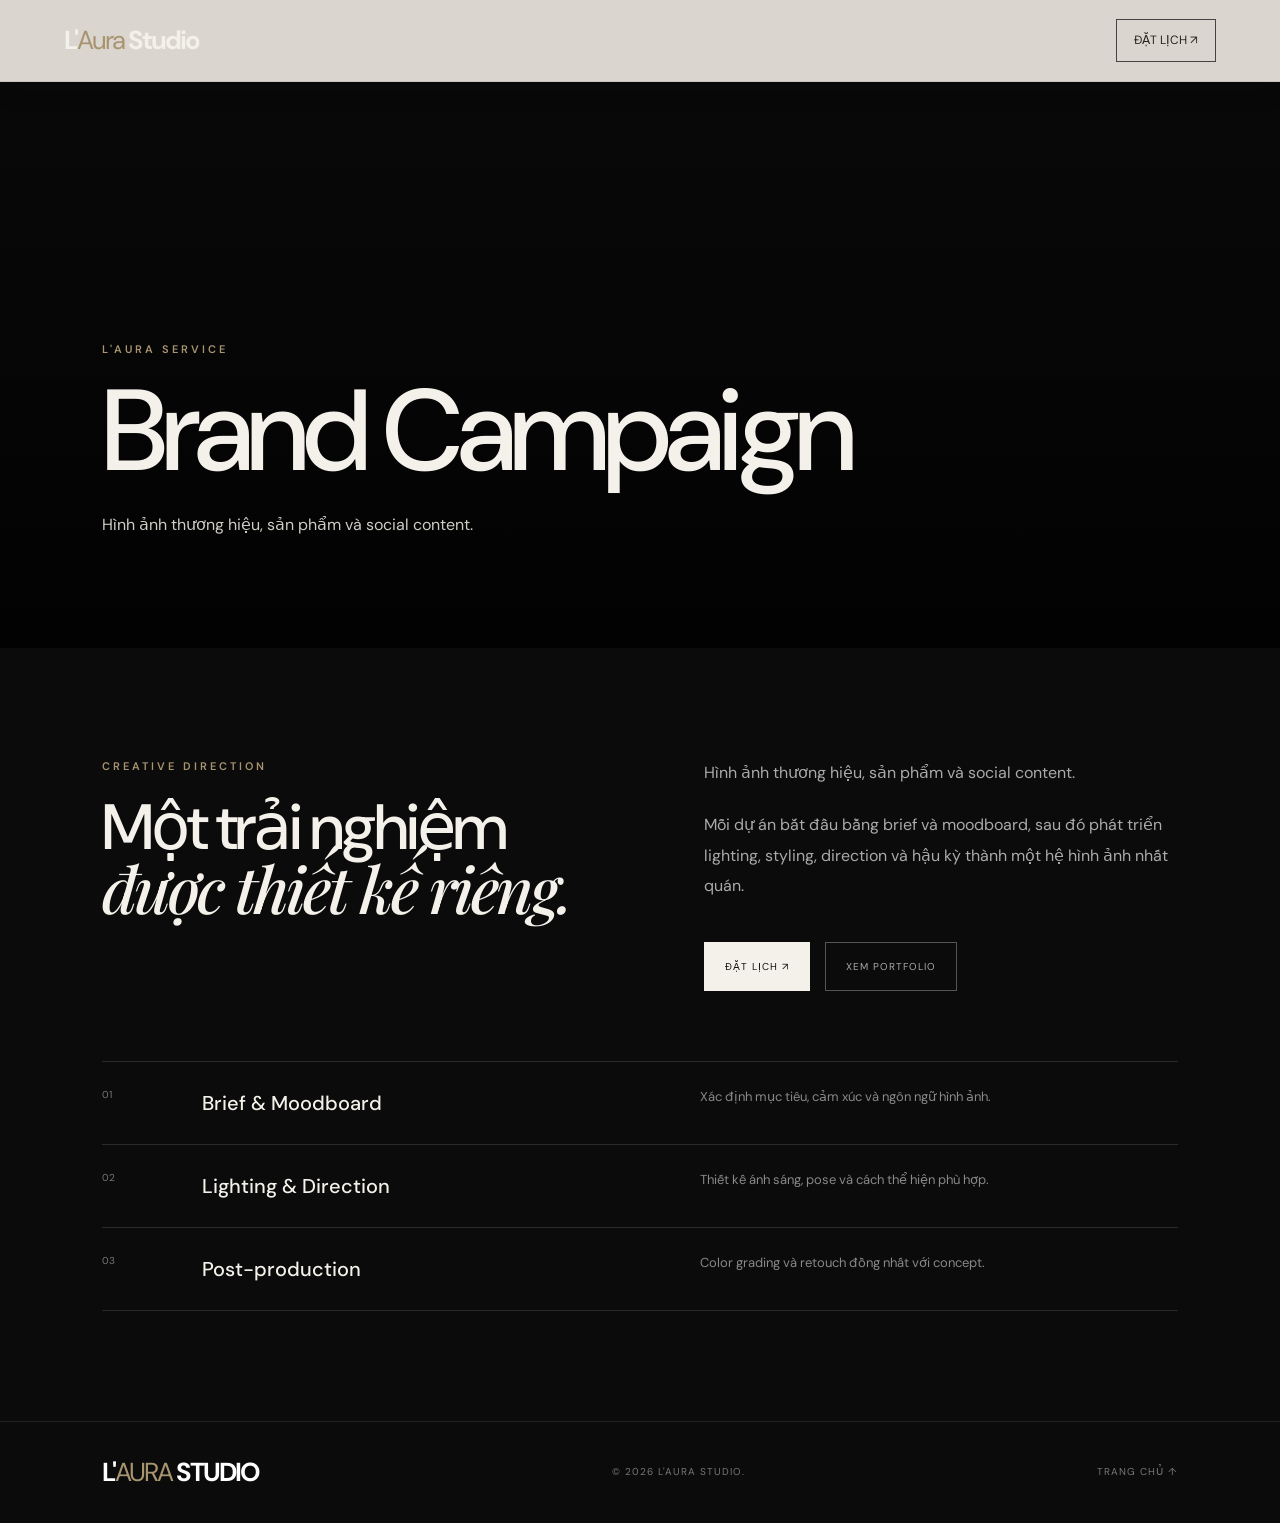
<file: service-brand.html>
<!doctype html><html lang="vi"><head><meta charset="utf-8"><meta name="viewport" content="width=device-width,initial-scale=1"><meta name="description" content="Brand Campaign — L'Aura Studio"><title>Brand Campaign — L'Aura Studio</title><link rel="preconnect" href="https://fonts.googleapis.com"><link rel="preconnect" href="https://fonts.gstatic.com" crossorigin><link href="https://fonts.googleapis.com/css2?family=DM+Sans:wght@400;500;600;700&family=Playfair+Display:wght@500;600&display=swap" rel="stylesheet"><link rel="stylesheet" href="style.css"></head><body class="service-page"><header class="header scrolled"><a href="index.html" class="logo">L'<span>Aura</span> Studio</a><a class="header-btn" href="index.html#booking">Đặt lịch ↗</a></header><main><section class="service-page-hero" style="background-image:url('https://images.unsplash.com/photo-1497366754035-f200968a6e72?auto=format&fit=crop&w=1800&q=85')"><div class="service-page-hero-content"><p class="eyebrow">L'AURA SERVICE</p><h1>Brand Campaign</h1><p class="hero-text">Hình ảnh thương hiệu, sản phẩm và social content.</p></div></section><section class="service-page-body"><div class="service-page-grid"><div><p class="eyebrow">CREATIVE DIRECTION</p><h2>Một trải nghiệm<br><em>được thiết kế riêng.</em></h2></div><div class="service-page-copy"><p>Hình ảnh thương hiệu, sản phẩm và social content.</p><p>Mỗi dự án bắt đầu bằng brief và moodboard, sau đó phát triển lighting, styling, direction và hậu kỳ thành một hệ hình ảnh nhất quán.</p><div class="service-page-actions"><a href="index.html#booking">Đặt lịch ↗</a><a href="index.html#portfolio">Xem Portfolio</a></div></div></div><div class="service-features"><div class="service-feature"><span>01</span><h3>Brief & Moodboard</h3><p>Xác định mục tiêu, cảm xúc và ngôn ngữ hình ảnh.</p></div><div class="service-feature"><span>02</span><h3>Lighting & Direction</h3><p>Thiết kế ánh sáng, pose và cách thể hiện phù hợp.</p></div><div class="service-feature"><span>03</span><h3>Post-production</h3><p>Color grading và retouch đồng nhất với concept.</p></div></div></section></main><footer><div class="logo">L'<span>Aura</span> Studio</div><p>© 2026 L'Aura Studio.</p><a href="index.html">Trang chủ ↑</a></footer></body></html>
</file>
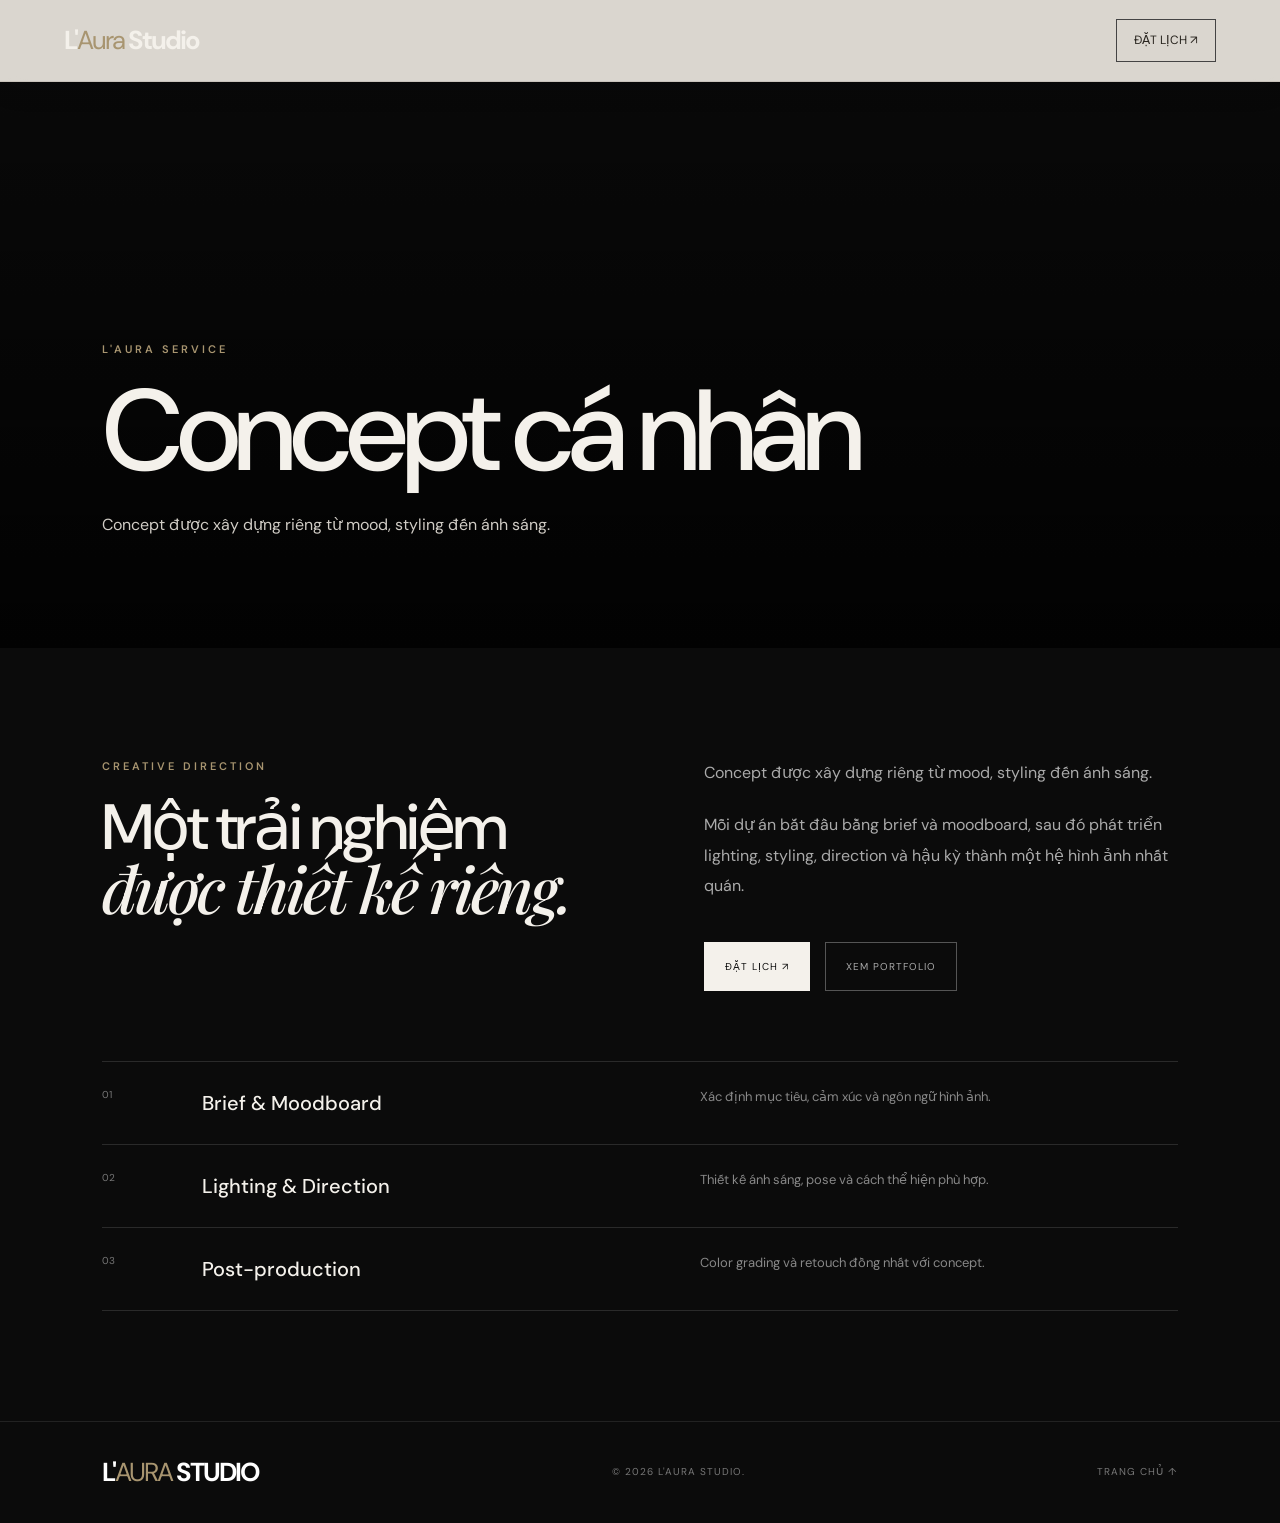
<file: service-concept.html>
<!doctype html><html lang="vi"><head><meta charset="utf-8"><meta name="viewport" content="width=device-width,initial-scale=1"><meta name="description" content="Concept cá nhân — L'Aura Studio"><title>Concept cá nhân — L'Aura Studio</title><link rel="preconnect" href="https://fonts.googleapis.com"><link rel="preconnect" href="https://fonts.gstatic.com" crossorigin><link href="https://fonts.googleapis.com/css2?family=DM+Sans:wght@400;500;600;700&family=Playfair+Display:wght@500;600&display=swap" rel="stylesheet"><link rel="stylesheet" href="style.css"></head><body class="service-page"><header class="header scrolled"><a href="index.html" class="logo">L'<span>Aura</span> Studio</a><a class="header-btn" href="index.html#booking">Đặt lịch ↗</a></header><main><section class="service-page-hero" style="background-image:url('https://images.unsplash.com/photo-1529626455594-4ff0802cfb7e?auto=format&fit=crop&w=1800&q=85')"><div class="service-page-hero-content"><p class="eyebrow">L'AURA SERVICE</p><h1>Concept cá nhân</h1><p class="hero-text">Concept được xây dựng riêng từ mood, styling đến ánh sáng.</p></div></section><section class="service-page-body"><div class="service-page-grid"><div><p class="eyebrow">CREATIVE DIRECTION</p><h2>Một trải nghiệm<br><em>được thiết kế riêng.</em></h2></div><div class="service-page-copy"><p>Concept được xây dựng riêng từ mood, styling đến ánh sáng.</p><p>Mỗi dự án bắt đầu bằng brief và moodboard, sau đó phát triển lighting, styling, direction và hậu kỳ thành một hệ hình ảnh nhất quán.</p><div class="service-page-actions"><a href="index.html#booking">Đặt lịch ↗</a><a href="index.html#portfolio">Xem Portfolio</a></div></div></div><div class="service-features"><div class="service-feature"><span>01</span><h3>Brief & Moodboard</h3><p>Xác định mục tiêu, cảm xúc và ngôn ngữ hình ảnh.</p></div><div class="service-feature"><span>02</span><h3>Lighting & Direction</h3><p>Thiết kế ánh sáng, pose và cách thể hiện phù hợp.</p></div><div class="service-feature"><span>03</span><h3>Post-production</h3><p>Color grading và retouch đồng nhất với concept.</p></div></div></section></main><footer><div class="logo">L'<span>Aura</span> Studio</div><p>© 2026 L'Aura Studio.</p><a href="index.html">Trang chủ ↑</a></footer></body></html>
</file>
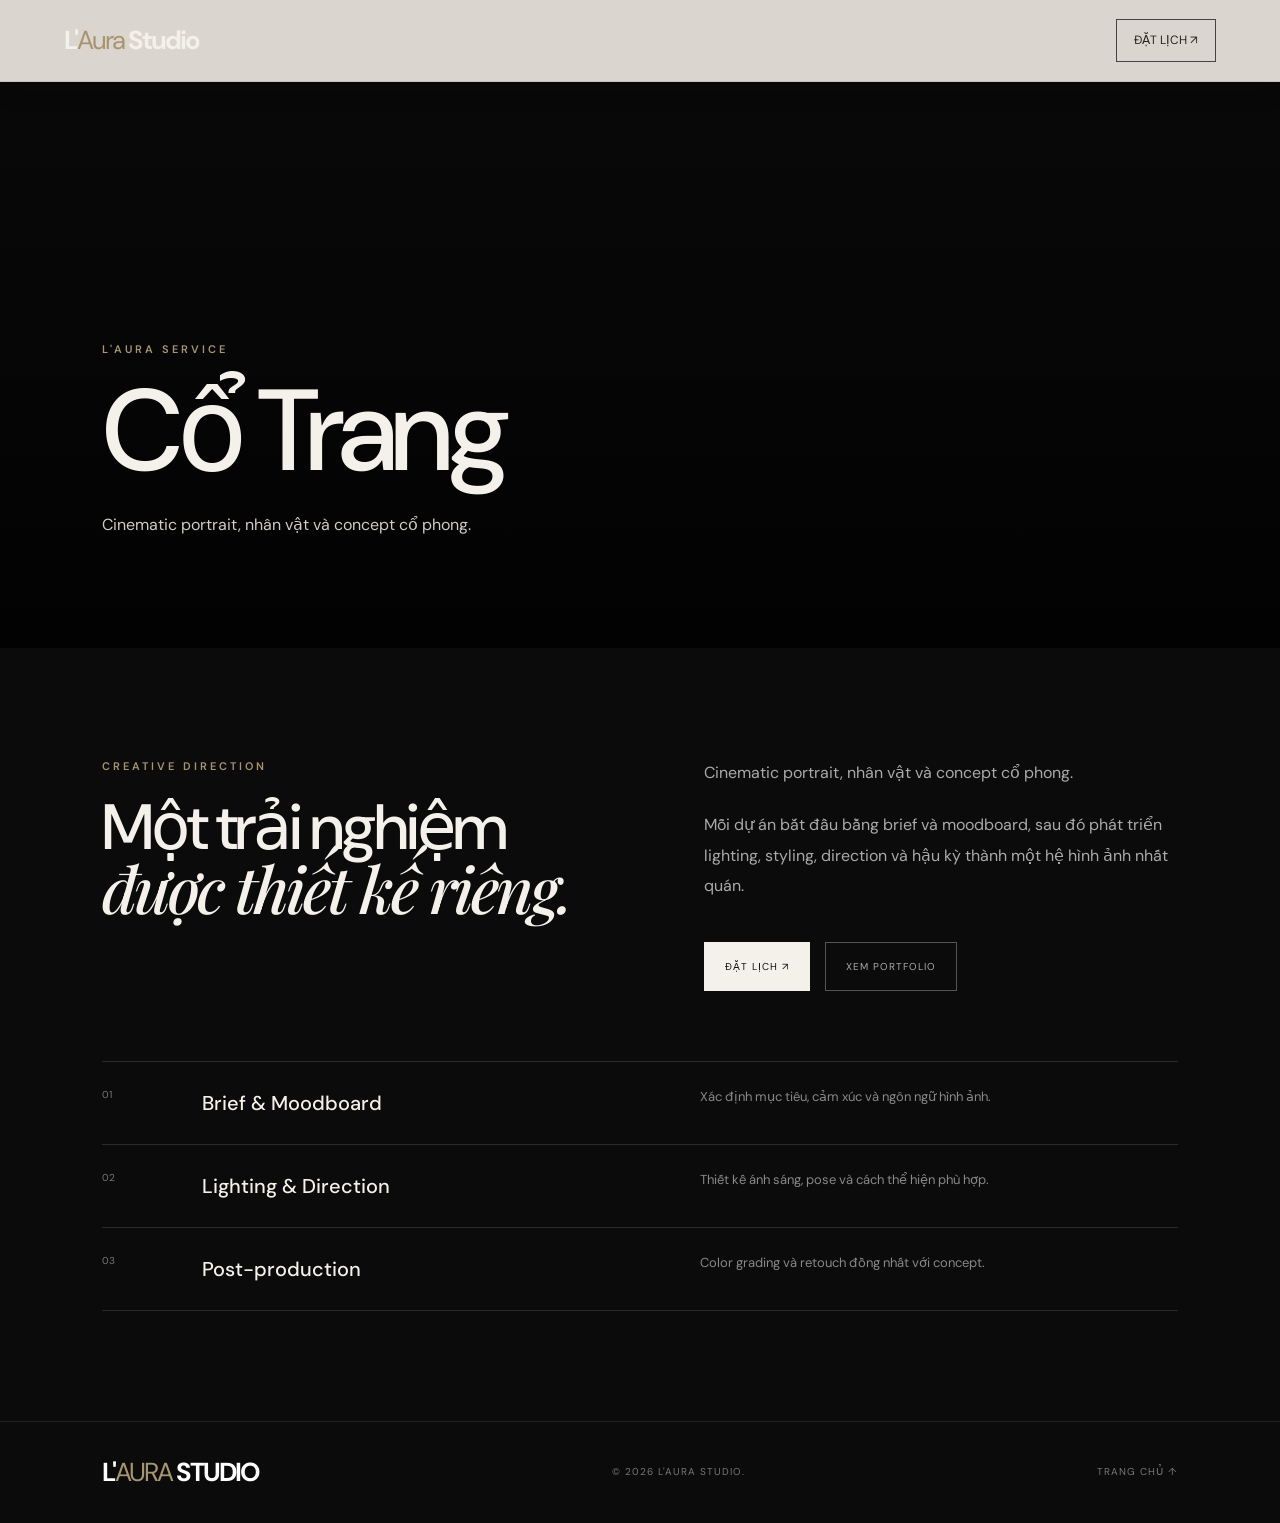
<file: service-costume.html>
<!doctype html><html lang="vi"><head><meta charset="utf-8"><meta name="viewport" content="width=device-width,initial-scale=1"><meta name="description" content="Cổ Trang — L'Aura Studio"><title>Cổ Trang — L'Aura Studio</title><link rel="preconnect" href="https://fonts.googleapis.com"><link rel="preconnect" href="https://fonts.gstatic.com" crossorigin><link href="https://fonts.googleapis.com/css2?family=DM+Sans:wght@400;500;600;700&family=Playfair+Display:wght@500;600&display=swap" rel="stylesheet"><link rel="stylesheet" href="style.css"></head><body class="service-page"><header class="header scrolled"><a href="index.html" class="logo">L'<span>Aura</span> Studio</a><a class="header-btn" href="index.html#booking">Đặt lịch ↗</a></header><main><section class="service-page-hero" style="background-image:url('https://images.unsplash.com/photo-1483985988355-763728e1935b?auto=format&fit=crop&w=1800&q=85')"><div class="service-page-hero-content"><p class="eyebrow">L'AURA SERVICE</p><h1>Cổ Trang</h1><p class="hero-text">Cinematic portrait, nhân vật và concept cổ phong.</p></div></section><section class="service-page-body"><div class="service-page-grid"><div><p class="eyebrow">CREATIVE DIRECTION</p><h2>Một trải nghiệm<br><em>được thiết kế riêng.</em></h2></div><div class="service-page-copy"><p>Cinematic portrait, nhân vật và concept cổ phong.</p><p>Mỗi dự án bắt đầu bằng brief và moodboard, sau đó phát triển lighting, styling, direction và hậu kỳ thành một hệ hình ảnh nhất quán.</p><div class="service-page-actions"><a href="index.html#booking">Đặt lịch ↗</a><a href="index.html#portfolio">Xem Portfolio</a></div></div></div><div class="service-features"><div class="service-feature"><span>01</span><h3>Brief & Moodboard</h3><p>Xác định mục tiêu, cảm xúc và ngôn ngữ hình ảnh.</p></div><div class="service-feature"><span>02</span><h3>Lighting & Direction</h3><p>Thiết kế ánh sáng, pose và cách thể hiện phù hợp.</p></div><div class="service-feature"><span>03</span><h3>Post-production</h3><p>Color grading và retouch đồng nhất với concept.</p></div></div></section></main><footer><div class="logo">L'<span>Aura</span> Studio</div><p>© 2026 L'Aura Studio.</p><a href="index.html">Trang chủ ↑</a></footer></body></html>
</file>
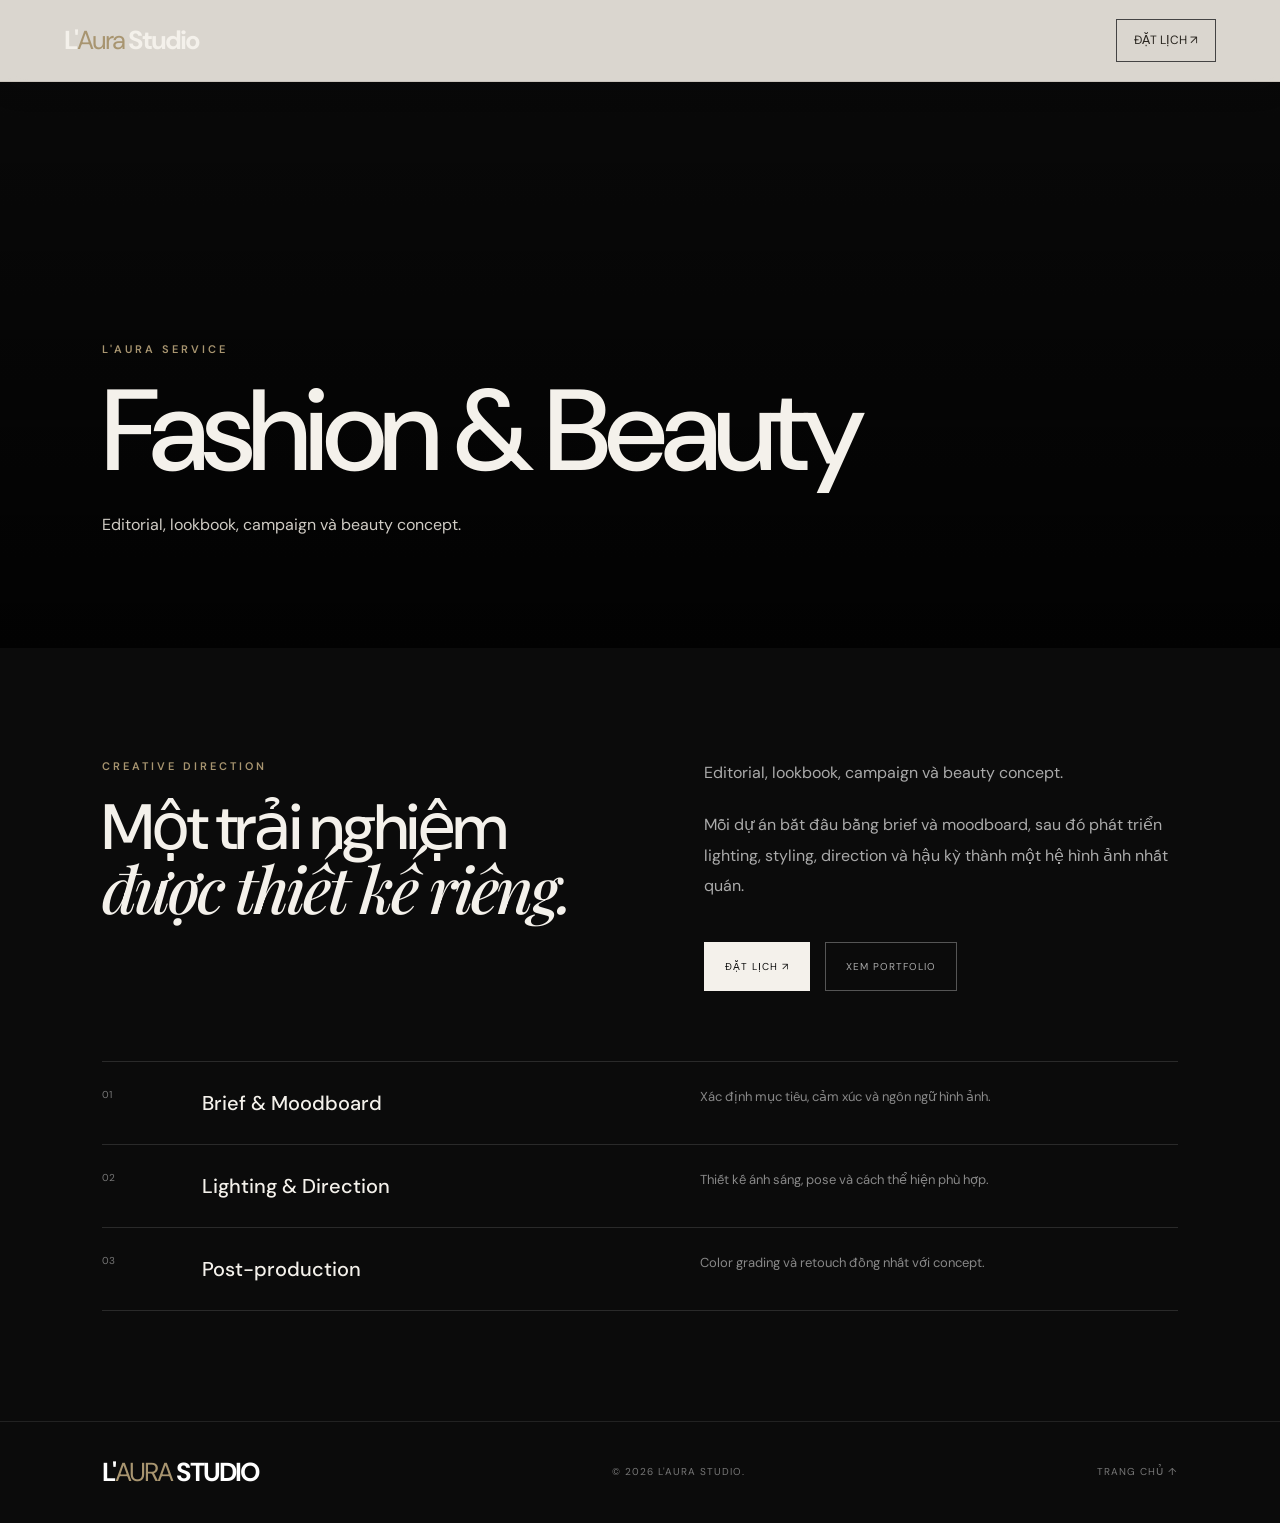
<file: service-fashion.html>
<!doctype html><html lang="vi"><head><meta charset="utf-8"><meta name="viewport" content="width=device-width,initial-scale=1"><meta name="description" content="Fashion & Beauty — L'Aura Studio"><title>Fashion & Beauty — L'Aura Studio</title><link rel="preconnect" href="https://fonts.googleapis.com"><link rel="preconnect" href="https://fonts.gstatic.com" crossorigin><link href="https://fonts.googleapis.com/css2?family=DM+Sans:wght@400;500;600;700&family=Playfair+Display:wght@500;600&display=swap" rel="stylesheet"><link rel="stylesheet" href="style.css"></head><body class="service-page"><header class="header scrolled"><a href="index.html" class="logo">L'<span>Aura</span> Studio</a><a class="header-btn" href="index.html#booking">Đặt lịch ↗</a></header><main><section class="service-page-hero" style="background-image:url('https://images.unsplash.com/photo-1529139574466-a303027c1d8b?auto=format&fit=crop&w=1800&q=85')"><div class="service-page-hero-content"><p class="eyebrow">L'AURA SERVICE</p><h1>Fashion & Beauty</h1><p class="hero-text">Editorial, lookbook, campaign và beauty concept.</p></div></section><section class="service-page-body"><div class="service-page-grid"><div><p class="eyebrow">CREATIVE DIRECTION</p><h2>Một trải nghiệm<br><em>được thiết kế riêng.</em></h2></div><div class="service-page-copy"><p>Editorial, lookbook, campaign và beauty concept.</p><p>Mỗi dự án bắt đầu bằng brief và moodboard, sau đó phát triển lighting, styling, direction và hậu kỳ thành một hệ hình ảnh nhất quán.</p><div class="service-page-actions"><a href="index.html#booking">Đặt lịch ↗</a><a href="index.html#portfolio">Xem Portfolio</a></div></div></div><div class="service-features"><div class="service-feature"><span>01</span><h3>Brief & Moodboard</h3><p>Xác định mục tiêu, cảm xúc và ngôn ngữ hình ảnh.</p></div><div class="service-feature"><span>02</span><h3>Lighting & Direction</h3><p>Thiết kế ánh sáng, pose và cách thể hiện phù hợp.</p></div><div class="service-feature"><span>03</span><h3>Post-production</h3><p>Color grading và retouch đồng nhất với concept.</p></div></div></section></main><footer><div class="logo">L'<span>Aura</span> Studio</div><p>© 2026 L'Aura Studio.</p><a href="index.html">Trang chủ ↑</a></footer></body></html>
</file>
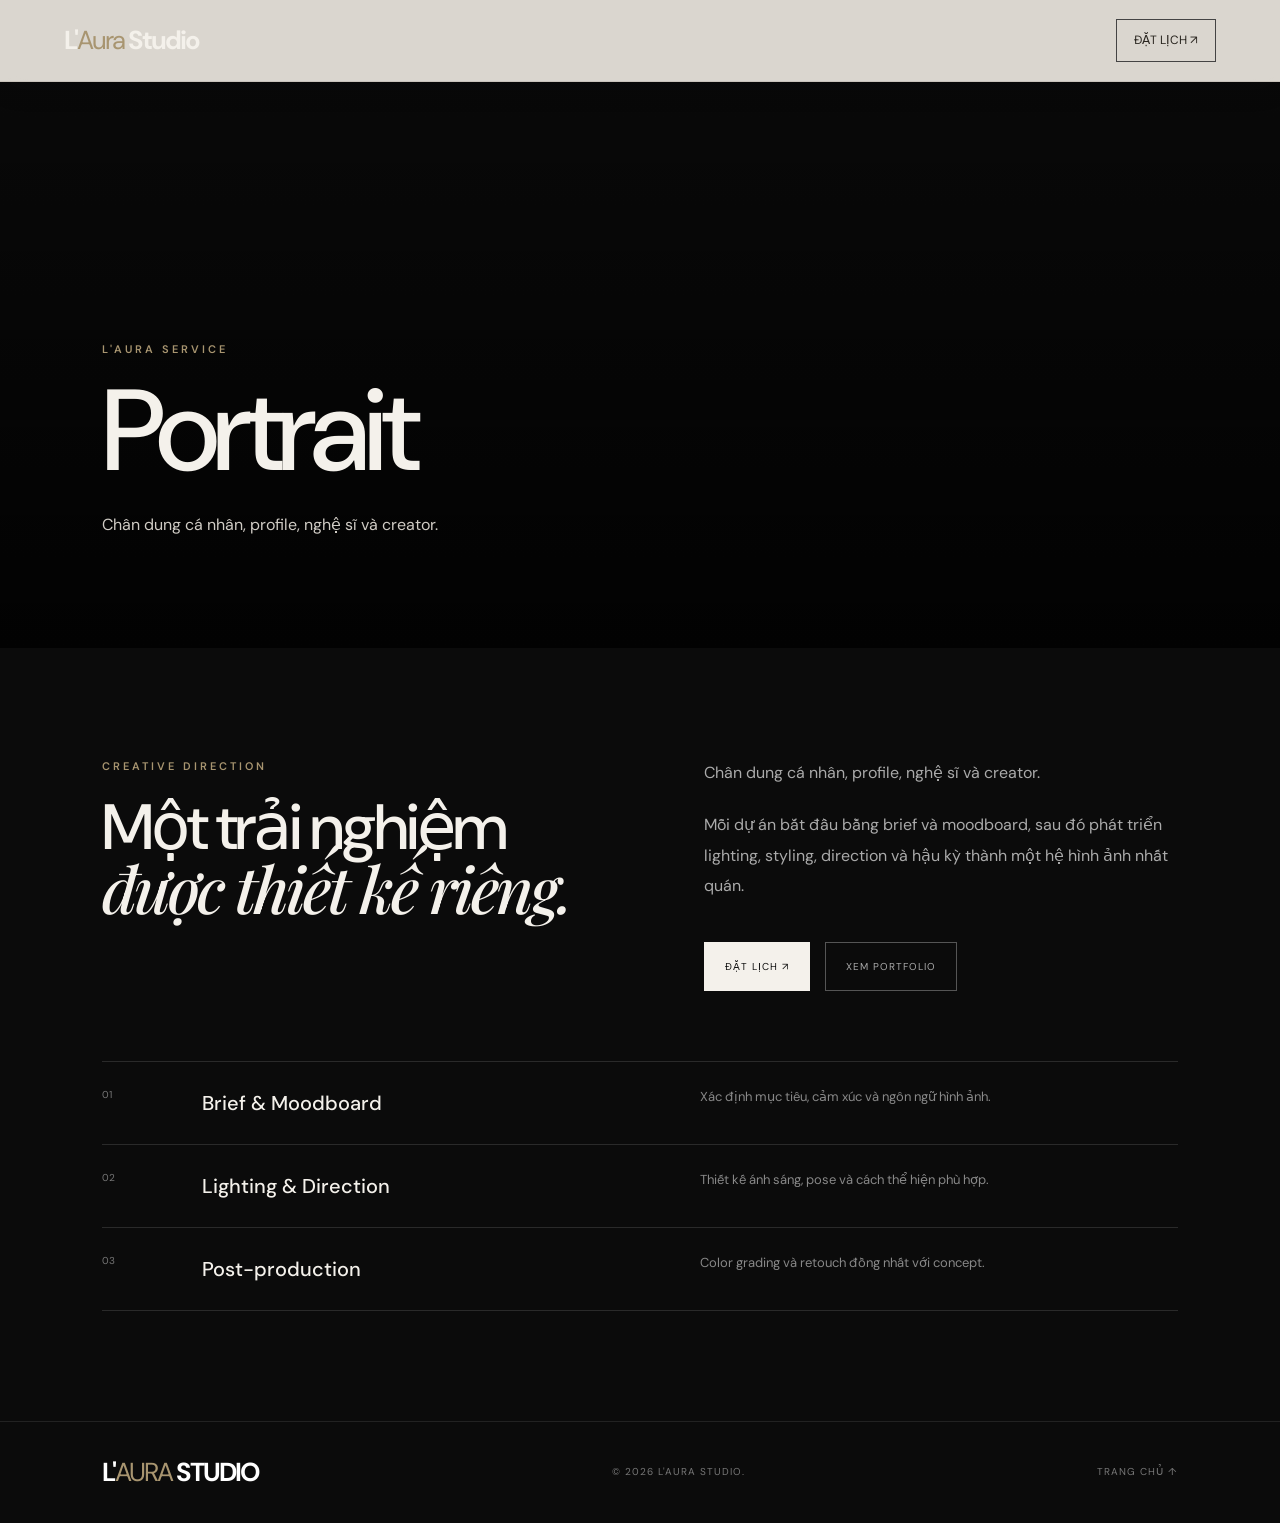
<file: service-portrait.html>
<!doctype html><html lang="vi"><head><meta charset="utf-8"><meta name="viewport" content="width=device-width,initial-scale=1"><meta name="description" content="Portrait — L'Aura Studio"><title>Portrait — L'Aura Studio</title><link rel="preconnect" href="https://fonts.googleapis.com"><link rel="preconnect" href="https://fonts.gstatic.com" crossorigin><link href="https://fonts.googleapis.com/css2?family=DM+Sans:wght@400;500;600;700&family=Playfair+Display:wght@500;600&display=swap" rel="stylesheet"><link rel="stylesheet" href="style.css"></head><body class="service-page"><header class="header scrolled"><a href="index.html" class="logo">L'<span>Aura</span> Studio</a><a class="header-btn" href="index.html#booking">Đặt lịch ↗</a></header><main><section class="service-page-hero" style="background-image:url('https://images.unsplash.com/photo-1534528741775-53994a69daeb?auto=format&fit=crop&w=1800&q=85')"><div class="service-page-hero-content"><p class="eyebrow">L'AURA SERVICE</p><h1>Portrait</h1><p class="hero-text">Chân dung cá nhân, profile, nghệ sĩ và creator.</p></div></section><section class="service-page-body"><div class="service-page-grid"><div><p class="eyebrow">CREATIVE DIRECTION</p><h2>Một trải nghiệm<br><em>được thiết kế riêng.</em></h2></div><div class="service-page-copy"><p>Chân dung cá nhân, profile, nghệ sĩ và creator.</p><p>Mỗi dự án bắt đầu bằng brief và moodboard, sau đó phát triển lighting, styling, direction và hậu kỳ thành một hệ hình ảnh nhất quán.</p><div class="service-page-actions"><a href="index.html#booking">Đặt lịch ↗</a><a href="index.html#portfolio">Xem Portfolio</a></div></div></div><div class="service-features"><div class="service-feature"><span>01</span><h3>Brief & Moodboard</h3><p>Xác định mục tiêu, cảm xúc và ngôn ngữ hình ảnh.</p></div><div class="service-feature"><span>02</span><h3>Lighting & Direction</h3><p>Thiết kế ánh sáng, pose và cách thể hiện phù hợp.</p></div><div class="service-feature"><span>03</span><h3>Post-production</h3><p>Color grading và retouch đồng nhất với concept.</p></div></div></section></main><footer><div class="logo">L'<span>Aura</span> Studio</div><p>© 2026 L'Aura Studio.</p><a href="index.html">Trang chủ ↑</a></footer></body></html>
</file>
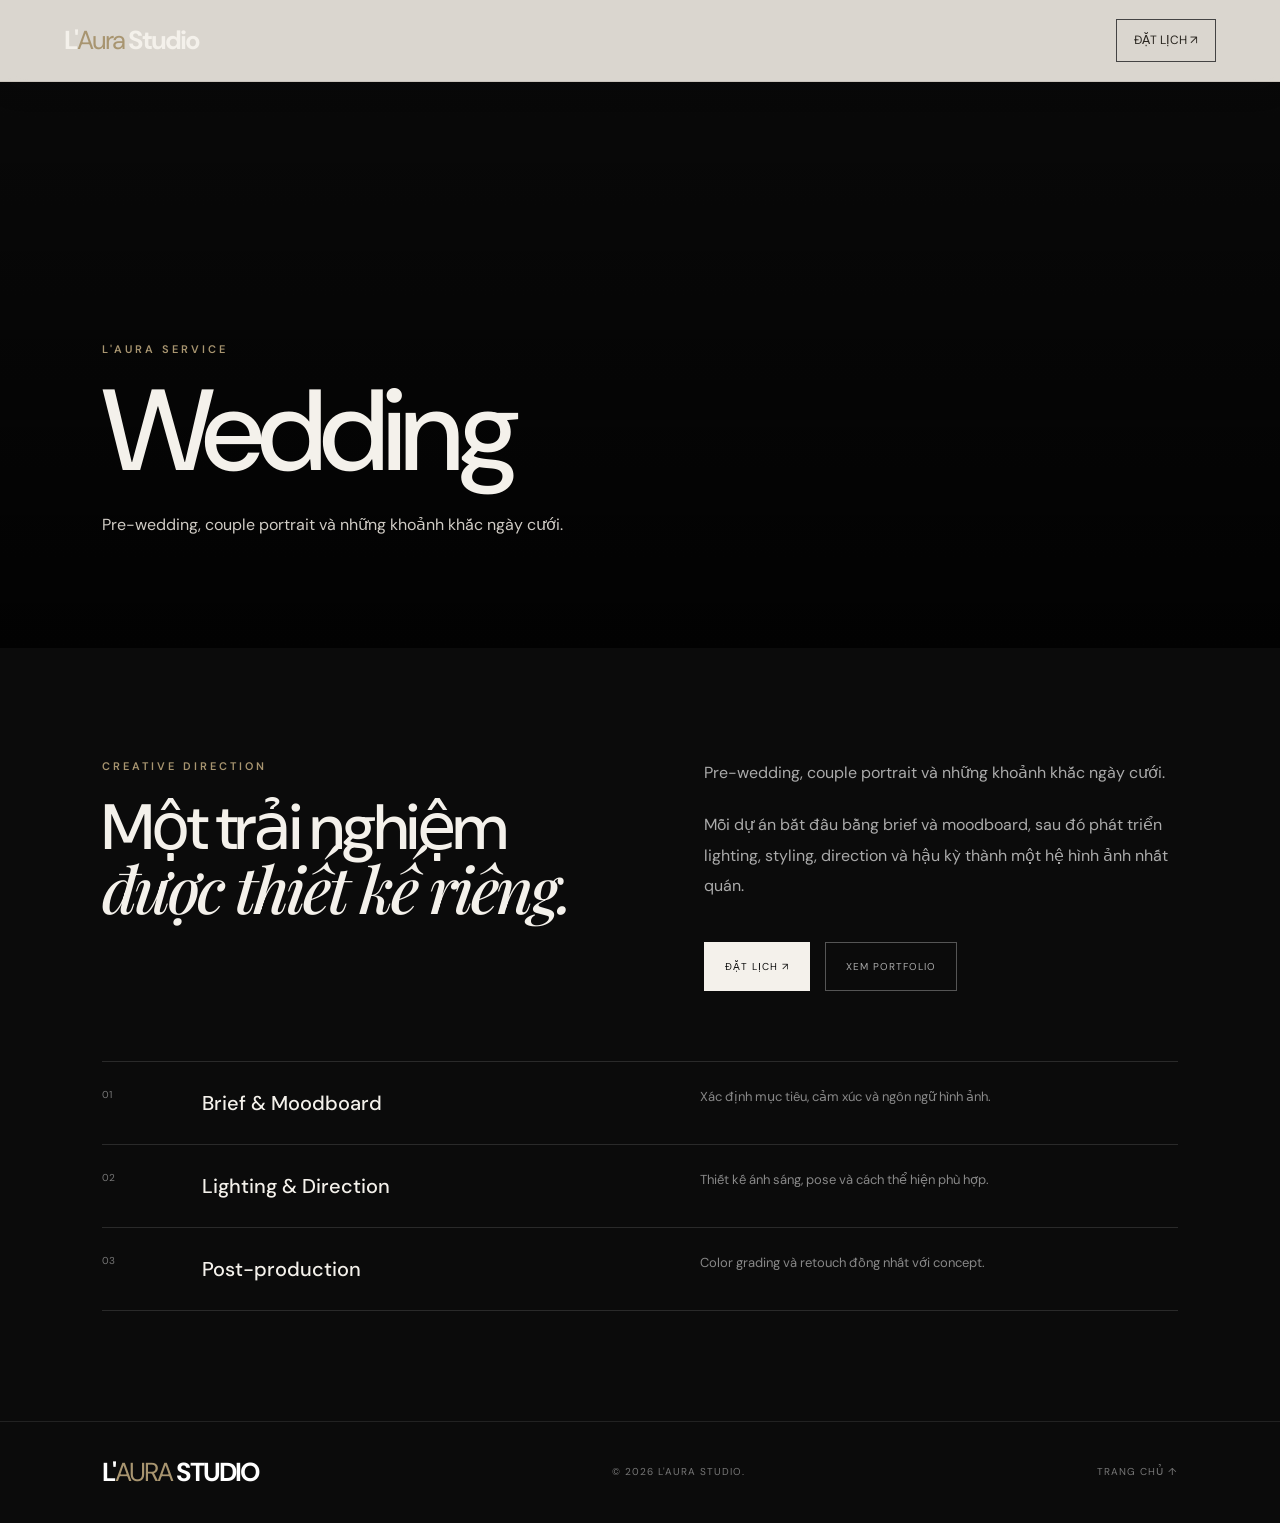
<file: service-wedding.html>
<!doctype html><html lang="vi"><head><meta charset="utf-8"><meta name="viewport" content="width=device-width,initial-scale=1"><meta name="description" content="Wedding — L'Aura Studio"><title>Wedding — L'Aura Studio</title><link rel="preconnect" href="https://fonts.googleapis.com"><link rel="preconnect" href="https://fonts.gstatic.com" crossorigin><link href="https://fonts.googleapis.com/css2?family=DM+Sans:wght@400;500;600;700&family=Playfair+Display:wght@500;600&display=swap" rel="stylesheet"><link rel="stylesheet" href="style.css"></head><body class="service-page"><header class="header scrolled"><a href="index.html" class="logo">L'<span>Aura</span> Studio</a><a class="header-btn" href="index.html#booking">Đặt lịch ↗</a></header><main><section class="service-page-hero" style="background-image:url('https://images.unsplash.com/photo-1524250502761-1ac6f2e30d43?auto=format&fit=crop&w=1800&q=85')"><div class="service-page-hero-content"><p class="eyebrow">L'AURA SERVICE</p><h1>Wedding</h1><p class="hero-text">Pre-wedding, couple portrait và những khoảnh khắc ngày cưới.</p></div></section><section class="service-page-body"><div class="service-page-grid"><div><p class="eyebrow">CREATIVE DIRECTION</p><h2>Một trải nghiệm<br><em>được thiết kế riêng.</em></h2></div><div class="service-page-copy"><p>Pre-wedding, couple portrait và những khoảnh khắc ngày cưới.</p><p>Mỗi dự án bắt đầu bằng brief và moodboard, sau đó phát triển lighting, styling, direction và hậu kỳ thành một hệ hình ảnh nhất quán.</p><div class="service-page-actions"><a href="index.html#booking">Đặt lịch ↗</a><a href="index.html#portfolio">Xem Portfolio</a></div></div></div><div class="service-features"><div class="service-feature"><span>01</span><h3>Brief & Moodboard</h3><p>Xác định mục tiêu, cảm xúc và ngôn ngữ hình ảnh.</p></div><div class="service-feature"><span>02</span><h3>Lighting & Direction</h3><p>Thiết kế ánh sáng, pose và cách thể hiện phù hợp.</p></div><div class="service-feature"><span>03</span><h3>Post-production</h3><p>Color grading và retouch đồng nhất với concept.</p></div></div></section></main><footer><div class="logo">L'<span>Aura</span> Studio</div><p>© 2026 L'Aura Studio.</p><a href="index.html">Trang chủ ↑</a></footer></body></html>
</file>
<file: style.css>
*{margin:0;padding:0;box-sizing:border-box}
:root{
  --bg:#f7f3eb;
  --surface:#fffdf8;
  --surface-2:#eee8dc;
  --text:#29251f;
  --muted:#817b70;
  --line:#d8d0c2;
  --accent:#a89570;
  --dark:#29251f;
  --white:#fffdf8;
}
html{scroll-behavior:smooth}
body{font-family:"DM Sans",sans-serif;background:var(--bg);color:var(--text);line-height:1.6;overflow-x:hidden}
body.lightbox-open{overflow:hidden}
a{text-decoration:none;color:inherit}
button,input,select,textarea{font:inherit}
button{cursor:pointer}


/* =========================
   USER ACCOUNT
========================= */

.account-btn{
  border:0;
  background:transparent;
  color:#716b61;
  font-size:10px;
  text-transform:uppercase;
  letter-spacing:1px;
  padding:10px;
}

.account-btn:hover{
  color:#29251f;
}



.account-modal.open{
  display:flex;
}

/* =========================
   ACCOUNT MODAL - CENTER
========================= */

.account-modal {
  position: fixed;
  inset: 0;
  width: 100vw;
  height: 100vh;

  display: none;
  align-items: center;
  justify-content: center;

  padding: 20px;
  z-index: 120;

  background: rgba(41, 37, 31, .45);
  backdrop-filter: blur(10px);
}

.account-modal.open {
  display: flex;
}

/* Khung đăng nhập / đăng ký */
.account-panel {
  position: relative;

  width: min(520px, calc(100vw - 40px));
  max-height: calc(100vh - 40px);

  margin: 0;
  padding: 60px;

  overflow-y: auto;

  background: #fffdf8;
  color: #29251f;

  box-shadow: 0 30px 80px rgba(0, 0, 0, .18);

  transform: translate(0, 0);
}

/* Nút đóng */
.account-close {
  position: absolute;
  top: 18px;
  right: 22px;

  width: 35px;
  height: 35px;

  border: 0;
  background: transparent;

  color: #29251f;
  font-size: 32px;
  line-height: 1;

  cursor: pointer;
}

/* Hiệu ứng mở */
.account-modal.open .account-panel {
  animation: accountPanelCenter .3s ease;
}

@keyframes accountPanelCenter {
  from {
    opacity: 0;
    transform: translateY(25px) scale(.97);
  }

  to {
    opacity: 1;
    transform: translateY(0) scale(1);
  }
}

/* =========================
   MOBILE
========================= */

@media (max-width: 600px) {

  .account-modal {
    padding: 15px;
  }

  .account-panel {
    width: 100%;
    max-height: calc(100vh - 30px);

    padding: 45px 25px;
  }

  .account-view h2 {
    font-size: 45px;
  }
}
.account-close{
  position:absolute;
  right:22px;
  top:18px;
  border:0;
  background:transparent;
  color:#29251f;
  font-size:32px;
}

.account-view h2{
  font-size:58px;
  line-height:.92;
  letter-spacing:-3px;
  font-weight:500;
  margin-bottom:35px;
}

.account-view h2 em{
  font-family:"Playfair Display",serif;
}

.account-view form{
  display:grid;
  gap:22px;
}

.account-view label{
  font-size:9px;
  text-transform:uppercase;
  letter-spacing:1px;
  color:#817b70;
}

.account-view input{
  display:block;
  width:100%;
  margin-top:7px;
  padding:12px 0;
  border:0;
  border-bottom:1px solid #c9c1b4;
  background:transparent;
  color:#29251f;
  outline:none;
}

.account-view input:focus{
  border-color:#29251f;
}

.account-switch{
  margin-top:25px;
  color:#817b70;
  font-size:12px;
}

.account-switch button{
  border:0;
  background:none;
  color:#29251f;
  text-decoration:underline;
  cursor:pointer;
}

.account-error{
  color:#a34b42;
  font-size:11px;
}

.profile-card{
  background:#eee8dc;
  padding:25px;
  margin-bottom:25px;
  display:grid;
  gap:20px;
}

.profile-card span{
  font-size:8px;
  letter-spacing:2px;
  color:#817b70;
}

.profile-card p{
  margin-top:5px;
  font-size:14px;
}

@media(max-width:600px){

  .account-panel{
    padding:45px 25px;
  }

  .account-view h2{
    font-size:45px;
  }

}

.price-card{
  background:#fffdf8;
  color:#29251f;
}

.booking-box{
  display:grid;
  grid-template-columns:.8fr 1.2fr;
  background:#fffdf8;
  color:#29251f;
}

.booking-form{
  padding:65px 55px;
  display:grid;
  grid-template-columns:1fr 1fr;
  gap:22px;
  background:#eee8dc;
}


.quote-section{
  padding:180px 8vw;
  text-align:center;
  background:#fffdf8;
  color:#29251f;
}

.services{
  background:#eee8dc;
  color:#29251f;
}

.services{
  background:#f0ede7;
  color:#111;
}
.header{
  height:82px;
  position:fixed;
  top:0;
  left:0;
  right:0;
  z-index:50;
  display:flex;
  align-items:center;
  justify-content:space-between;
  padding:0 5vw;
  border-bottom:1px solid rgba(80,70,55,.12);
  background:rgba(247,243,235,.88);
  backdrop-filter:blur(18px);
}


/* =========================
   COMMENTS
========================= */

.comments-section{
  margin-top:70px;
  padding-top:55px;
  border-top:1px solid #d5cec2;
}

.comments-heading{
  margin-bottom:35px;
}

.comments-heading h2{
  font-size:42px;
  line-height:.95;
  letter-spacing:-2px;
  font-weight:500;
}

.comments-heading h2 em{
  font-family:"Playfair Display",serif;
}

.comment-login-message{
  background:#eee8dc;
  padding:18px 20px;
  font-size:12px;
  color:#817b70;
}

.comment-form{
  margin-bottom:40px;
}

.comment-form textarea{
  width:100%;
  border:1px solid #d0c8bb;
  background:#fffdf8;
  padding:18px;
  resize:vertical;
  outline:none;
  color:#29251f;
}

.comment-form textarea:focus{
  border-color:#29251f;
}

.comment-form-bottom{
  margin-top:12px;
  display:flex;
  align-items:center;
  justify-content:space-between;
}

.comment-form-bottom small{
  font-size:11px;
  color:#817b70;
}

.comment-list{
  display:grid;
  gap:14px;
}

.comment-item{
  padding:22px;
  background:#eee8dc;
}

.comment-head{
  display:flex;
  justify-content:space-between;
  gap:20px;
  margin-bottom:10px;
}

.comment-author{
  font-size:13px;
  font-weight:600;
}

.comment-date{
  font-size:9px;
  color:#918a7d;
}

.comment-body{
  font-size:13px;
  color:#5f594f;
  line-height:1.7;
  white-space:pre-line;
}

.comment-delete{
  border:0;
  background:none;
  padding:0;
  margin-top:12px;
  color:#9c675f;
  font-size:9px;
  text-transform:uppercase;
  letter-spacing:1px;
  cursor:pointer;
}

@media(max-width:600px){

  .comment-form-bottom{
    align-items:flex-start;
    flex-direction:column;
    gap:15px;
  }

}


.nav a{
  color:#716b61;
}

.nav a:hover{
  color:#29251f;
}

.header-btn{
  color:#29251f;
  border-color:#bdb4a5;
}
.logo{font-size:26px;font-weight:700;letter-spacing:-2px}.logo span{font-weight:400;color:var(--accent)}
.nav{display:flex;gap:32px;margin-left:auto;margin-right:38px}.nav a{font-size:12px;text-transform:uppercase;letter-spacing:1px;color:#bbb;transition:.25s}.nav a:hover{color:#fff}
.header-btn{font-size:12px;text-transform:uppercase;border:1px solid #444;padding:11px 17px}.header-btn span{margin-left:10px}.menu-toggle{display:none;background:none;color:#fff;border:0;font-size:24px}
.hero{min-height:100vh;position:relative;display:flex;align-items:center;padding:120px 8vw;background:linear-gradient(90deg,rgba(0,0,0,.76),rgba(0,0,0,.15)),url("https://images.unsplash.com/photo-1529626455594-4ff0802cfb7e?auto=format&fit=crop&w=2200&q=90") center/cover}
.hero-content{max-width:720px}.eyebrow{font-size:11px;letter-spacing:3px;color:var(--accent);font-weight:600;margin-bottom:22px}.hero h1{font-size:clamp(58px,8vw,122px);line-height:.88;letter-spacing:-6px;font-weight:500}.hero h1 em,.section h2 em,blockquote em{font-family:"Playfair Display",serif;font-weight:500}.hero-text{max-width:480px;color:#d0ccc5;margin:30px 0;font-size:16px}.hero-actions{display:flex;align-items:center;gap:28px}.btn{display:inline-flex;align-items:center;justify-content:center;gap:20px;padding:15px 23px;text-transform:uppercase;letter-spacing:1px;font-size:11px;border:1px solid transparent}.btn-light{background:#f4f1eb;color:#111}.btn-dark{background:#111;color:#fff}.text-link,.underline-link{font-size:12px;text-transform:uppercase;letter-spacing:1px;border-bottom:1px solid #777;padding-bottom:4px}.hero-overlay{position:absolute;inset:0;background:linear-gradient(0deg,rgba(0,0,0,.55),transparent 40%);pointer-events:none}.hero-meta{position:absolute;bottom:32px;left:8vw;right:8vw;display:flex;justify-content:space-between;font-size:9px;letter-spacing:2px;color:#aaa}.scroll-down{position:absolute;right:3vw;bottom:36px;font-size:9px;letter-spacing:2px;writing-mode:vertical-rl;color:#aaa}.scroll-down span{margin-top:8px}
.section{padding:130px 8vw;position:relative}.section-label{position:absolute;top:42px;left:8vw;font-size:9px;letter-spacing:2px;color:#777}.intro-grid,.process-grid,.contact-grid{display:grid;grid-template-columns:1fr 1fr;gap:10vw}.section h2{font-size:clamp(48px,6vw,90px);line-height:.95;letter-spacing:-4px;font-weight:500}.intro-copy{padding-top:18px;max-width:530px}.lead{font-size:24px;line-height:1.4;margin-bottom:25px}.intro-copy p:not(.lead){color:var(--muted);margin-bottom:35px}.services{background:#f0ede7;color:#111}.services .section-label{color:#777}.section-heading{margin-bottom:60px}.services .eyebrow{color:#7d6e50}.service-list{border-top:1px solid #c8c4bc}.service-item{display:grid;grid-template-columns:70px 1fr 30px;align-items:center;padding:28px 0;border-bottom:1px solid #c8c4bc;transition:.3s}.service-item:hover{padding-left:18px}.service-item>span{font-size:11px;color:#999}.service-item h3{font-size:27px;font-weight:500}.service-item p{font-size:13px;color:#777}.service-item b{font-weight:400;font-size:20px}
.portfolio-head{display:grid;grid-template-columns:1fr 1fr;gap:10vw;margin-bottom:65px}.portfolio-head>p{align-self:end;color:var(--muted);max-width:400px}.gallery{display:grid;grid-template-columns:1.2fr .8fr 1fr;grid-auto-rows:360px;gap:14px}.gallery-card{position:relative;border:0;overflow:hidden;background:#222;padding:0}.gallery-card.large{grid-row:span 2}.gallery-card.tall{grid-row:span 2}.gallery-card.wide{grid-column:span 2}.gallery-card img{width:100%;height:100%;object-fit:cover;display:block;transition:transform .7s cubic-bezier(.2,.7,.2,1);filter:saturate(.8)}.gallery-card:hover img{transform:scale(1.05);filter:saturate(1)}.gallery-card span{position:absolute;bottom:15px;left:15px;font-size:9px;letter-spacing:2px;text-transform:uppercase;background:rgba(0,0,0,.6);padding:7px 9px;color:#fff}
.quote-section{padding:180px 8vw;text-align:center;background:#f0ede7;color:#111}.quote-mark{font:90px Georgia;color:#b3a88f;height:75px}.quote-section blockquote{font-size:clamp(34px,5vw,72px);line-height:1.05;letter-spacing:-2px}
.price-grid{display:grid;grid-template-columns:repeat(3,1fr);gap:1px;background:var(--line);margin-top:50px}.price-card{background:var(--bg);padding:45px 38px;min-height:450px;display:flex;flex-direction:column;position:relative}.price-card>p{font-size:10px;letter-spacing:2px;color:#999}.price-card h3{font-size:36px;font-weight:500;margin:20px 0 30px}.price-card h3 small{font-size:13px;margin-left:4px}.price-card ul{list-style:none;color:#aaa;font-size:13px}.price-card li{padding:11px 0;border-bottom:1px solid #222}.price-card a{margin-top:auto;padding-top:28px;font-size:11px;text-transform:uppercase;letter-spacing:1px}.price-card.featured{background:#f0ede7;color:#111}.price-card.featured li{border-color:#d5d0c7;color:#666}.price-card.featured>p{color:#777}.popular{position:absolute;top:20px;right:20px;background:#111;color:#fff;font-size:8px;letter-spacing:1px;padding:7px 9px}
.process{background:#161616}.steps{border-top:1px solid #2b2b2b}.steps>div{display:grid;grid-template-columns:70px 1fr;padding:24px 0;border-bottom:1px solid #2b2b2b}.steps span{font-size:10px;color:#777}.steps h3{font-size:18px;font-weight:500}.steps p{color:#888;font-size:13px;margin-top:4px}
.booking{padding-top:110px;padding-bottom:110px}.booking-box{display:grid;grid-template-columns:.8fr 1.2fr;background:#f0ede7;color:#111}.booking-box>div:first-child{padding:65px 55px}.booking .eyebrow{color:#7d6e50}.booking h2{font-size:clamp(45px,5vw,72px);line-height:.95;letter-spacing:-3px;font-weight:500}.booking-copy{color:#666;margin-top:25px;max-width:340px}.booking-form{padding:65px 55px;display:grid;grid-template-columns:1fr 1fr;gap:22px;background:#e5e1da}.booking-form label{font-size:10px;text-transform:uppercase;letter-spacing:1px;color:#777}.booking-form input,.booking-form select,.booking-form textarea{display:block;width:100%;border:0;border-bottom:1px solid #aaa;background:transparent;padding:12px 0;color:#111;outline:0;margin-top:5px;resize:vertical}.booking-form input:focus,.booking-form select:focus,.booking-form textarea:focus{border-color:#111}.full{grid-column:1/-1}.form-note{font-size:11px;color:#596d4e;grid-column:1/-1}
.contact{border-top:1px solid #252525}.contact-info{display:grid;grid-template-columns:1fr 1fr;gap:35px}.contact-info span{font-size:9px;letter-spacing:2px;color:#777}.contact-info p{margin-top:8px;font-size:14px}
footer{border-top:1px solid #222;padding:30px 8vw;display:flex;justify-content:space-between;align-items:center;color:#777;font-size:10px;text-transform:uppercase;letter-spacing:1px}footer .logo{color:#fff}
.modal{position:fixed;inset:0;background:rgba(0,0,0,.94);z-index:100;display:none;align-items:center;justify-content:center;padding:5vw}.modal.open{display:flex}.modal img{max-width:92vw;max-height:90vh;object-fit:contain}.modal-close{position:absolute;top:25px;right:35px;background:none;border:0;color:#fff;font-size:38px;font-weight:200}
.reveal{opacity:0;transform:translateY(30px);transition:opacity .8s ease,transform .8s ease}.reveal.visible{opacity:1;transform:none}

@media(max-width:850px){
.header{height:70px;padding:0 5vw}.nav{display:none;position:absolute;top:70px;left:0;right:0;background:#0b0b0b;padding:25px 5vw;flex-direction:column;gap:20px;margin:0;border-bottom:1px solid #222}.nav.open{display:flex}.header-btn{display:none}.menu-toggle{display:block}
.hero{padding:110px 7vw 80px;min-height:90vh}.hero h1{font-size:60px;letter-spacing:-3px}.hero-text{font-size:14px}.hero-meta{left:7vw;right:7vw}.scroll-down{display:none}
.section{padding:100px 7vw}.section-label{left:7vw;top:30px}.intro-grid,.process-grid,.contact-grid,.portfolio-head{grid-template-columns:1fr;gap:45px}.lead{font-size:20px}.gallery{grid-template-columns:1fr 1fr;grid-auto-rows:250px}.gallery-card.large,.gallery-card.tall{grid-row:span 1}.gallery-card.wide{grid-column:span 2}.price-grid{grid-template-columns:1fr}.price-card{min-height:390px}.booking-box{grid-template-columns:1fr}.booking-box>div:first-child,.booking-form{padding:45px 30px}.contact-info{grid-template-columns:1fr 1fr}
footer{padding:25px 7vw;gap:15px;flex-wrap:wrap}
}
@media(max-width:500px){
.hero h1{font-size:52px}.hero-actions{align-items:flex-start;flex-direction:column;gap:18px}.gallery{grid-template-columns:1fr;grid-auto-rows:380px}.gallery-card.wide{grid-column:auto}.booking-form{grid-template-columns:1fr}.full{grid-column:auto}.contact-info{grid-template-columns:1fr}.section h2{letter-spacing:-2px}
}

.header-actions{display:flex;align-items:center;gap:10px}.admin-link{border:0;background:transparent;color:#777;font-size:10px;text-transform:uppercase;letter-spacing:1px;padding:10px;cursor:pointer}.admin-link:hover{color:#fff}
.blog{background:#0f0f0f}.blog-toolbar{display:flex;justify-content:space-between;align-items:end;gap:40px;margin-bottom:45px}.blog-toolbar>p{color:#888;max-width:440px;font-size:14px}.blog-filters{display:flex;gap:8px;flex-wrap:wrap}.filter-btn{border:1px solid #333;background:transparent;color:#888;padding:9px 13px;font-size:9px;text-transform:uppercase;letter-spacing:1px}.filter-btn.active,.filter-btn:hover{background:#f0ede7;color:#111;border-color:#f0ede7}.blog-grid{display:grid;grid-template-columns:repeat(3,1fr);gap:18px}.blog-card{background:#151515;border:1px solid #242424;overflow:hidden;cursor:pointer;transition:.35s}.blog-card:hover{transform:translateY(-5px);border-color:#444}.blog-card-image{height:250px;overflow:hidden}.blog-card-image img{width:100%;height:100%;object-fit:cover;transition:.6s}.blog-card:hover img{transform:scale(1.05)}.blog-card-body{padding:25px}.blog-card-meta{display:flex;justify-content:space-between;font-size:8px;letter-spacing:1.5px;text-transform:uppercase;color:#777;margin-bottom:14px}.blog-card h3{font-size:22px;line-height:1.1;font-weight:500;margin-bottom:12px}.blog-card p{font-size:12px;color:#888;line-height:1.7}.blog-card-more{display:block;margin-top:20px;font-size:9px;text-transform:uppercase;letter-spacing:1px}.blog-empty{text-align:center;color:#777;padding:50px 0}

.admin-modal,.article-modal{display:none;position:fixed;inset:0;z-index:110;background:rgba(0,0,0,.92);overflow:auto}.admin-modal.open,.article-modal.open{display:block}.admin-panel{width:min(1100px,94vw);min-height:90vh;margin:5vh auto;background:#eeeae2;color:#111;padding:55px;position:relative}.admin-close,.article-close{position:fixed;right:30px;top:20px;background:transparent;border:0;color:#fff;font-size:38px;z-index:5}.admin-login{max-width:430px;margin:8vh auto}.admin-login h2,.admin-top h2{font-size:55px;line-height:.9;letter-spacing:-3px;font-weight:500}.admin-login h2 em,.admin-top h2 em{font-family:"Playfair Display",serif;font-weight:500}.admin-muted{color:#777;margin:20px 0 35px}.admin-login form{display:grid;gap:20px}.admin-login label,.post-form label{font-size:9px;text-transform:uppercase;letter-spacing:1px;color:#666}.admin-login input,.post-form input,.post-form select,.post-form textarea{display:block;width:100%;margin-top:6px;border:0;border-bottom:1px solid #aaa;background:transparent;padding:11px 0;outline:0;color:#111}.admin-login small{display:block;margin-top:20px;color:#999}.admin-error{font-size:11px;color:#a34b42}.admin-top{display:flex;justify-content:space-between;align-items:start}.admin-logout{border:1px solid #aaa;background:transparent;padding:10px 15px;font-size:9px;text-transform:uppercase;letter-spacing:1px}.admin-tabs{display:flex;border-bottom:1px solid #ccc;margin:45px 0 30px}.admin-tab{border:0;background:transparent;padding:14px 20px;font-size:10px;text-transform:uppercase;letter-spacing:1px}.admin-tab.active{border-bottom:2px solid #111}.admin-tab-content{display:none}.admin-tab-content.active{display:block}.admin-stats{display:flex;gap:12px;margin-bottom:30px}.admin-stats>div{background:#e1ddd5;padding:20px 30px;min-width:150px}.admin-stats span{font-size:30px;display:block}.admin-stats small{font-size:9px;text-transform:uppercase;letter-spacing:1px;color:#777}.admin-post-list{display:grid;gap:10px}.admin-post-row{display:grid;grid-template-columns:100px 1fr auto;gap:18px;align-items:center;background:#e1ddd5;padding:12px}.admin-post-row img{width:100px;height:70px;object-fit:cover}.admin-post-row h4{font-size:14px;font-weight:600}.admin-post-row p{font-size:9px;color:#777;margin-top:4px}.admin-row-actions{display:flex;gap:6px}.admin-row-actions button{border:1px solid #aaa;background:transparent;padding:8px;font-size:9px}.form-two{display:grid;grid-template-columns:1fr 1fr;gap:25px}.post-form{display:grid;gap:24px}.post-form-actions{display:flex;gap:10px}.admin-secondary{border:1px solid #aaa;background:transparent;padding:15px 22px;font-size:10px;text-transform:uppercase;letter-spacing:1px}.article-reader{width:min(900px,92vw);margin:6vh auto;background:#f0ede7;color:#111}.article-reader>img{width:100%;height:430px;object-fit:cover}.article-reader-body{padding:55px 65px}.article-reader-body h1{font-size:clamp(38px,5vw,65px);line-height:.98;letter-spacing:-3px;font-weight:500;max-width:800px}.article-date{font-size:9px;text-transform:uppercase;letter-spacing:1px;color:#888;margin:18px 0 35px}.article-reader-body #articleContent{font-size:16px;line-height:1.9;color:#444;white-space:pre-line;max-width:700px}.article-reader-body .eyebrow{color:#806f50}

@media(max-width:850px){.header-actions{display:none}.blog-toolbar{align-items:start;flex-direction:column}.blog-grid{grid-template-columns:1fr}.admin-panel{padding:40px 25px;margin:0;width:100%;min-height:100vh}.admin-login h2,.admin-top h2{font-size:44px}.admin-post-row{grid-template-columns:70px 1fr}.admin-post-row img{width:70px;height:55px}.admin-row-actions{grid-column:2}.form-two{grid-template-columns:1fr}.article-reader{margin:0;width:100%}.article-reader>img{height:300px}.article-reader-body{padding:35px 25px}}

/* =========================
   SERVICE DETAIL + ADMIN CONTACTS
========================= */
.service-item{color:inherit;text-decoration:none}
.service-item:visited{color:inherit}
.form-admin-note{grid-column:1/-1;font-size:10px;color:#888;margin-top:-10px}
.admin-contact-list{display:grid;gap:12px}
.admin-contact-row{background:#e1ddd5;padding:20px}
.admin-contact-head{display:flex;justify-content:space-between;gap:20px;align-items:flex-start}
.admin-contact-head h4{font-size:16px;font-weight:600}
.admin-contact-head small{font-size:9px;color:#777;text-transform:uppercase;letter-spacing:1px}
.admin-contact-info{display:grid;grid-template-columns:1fr 1fr;gap:8px 25px;margin-top:14px;font-size:12px;color:#555}
.admin-contact-message{margin-top:15px;padding-top:15px;border-top:1px solid #c9c5bd;color:#555;font-size:13px;white-space:pre-line}
.admin-contact-actions{display:flex;gap:8px;margin-top:15px}
.admin-contact-actions button{border:1px solid #aaa;background:transparent;padding:8px 12px;font-size:9px;text-transform:uppercase;letter-spacing:1px}
.admin-contact-actions .contact-new{background:#111;color:#fff;border-color:#111}

.service-page{min-height:100vh;background:#0b0b0b;color:#f4f1eb}
.service-page-hero{min-height:72vh;position:relative;display:flex;align-items:end;padding:100px 8vw 80px;background-size:cover;background-position:center}
.service-page-hero:after{content:"";position:absolute;inset:0;background:linear-gradient(0deg,rgba(0,0,0,.82),rgba(0,0,0,.15))}
.service-page-hero-content{position:relative;z-index:1;max-width:900px}
.service-page-hero h1{font-size:clamp(58px,9vw,125px);line-height:.88;letter-spacing:-6px;font-weight:500}
.service-page-hero h1 em{font-family:"Playfair Display",serif;font-weight:500}
.service-page-body{padding:110px 8vw}
.service-page-grid{display:grid;grid-template-columns:1fr 1fr;gap:10vw}
.service-page-body h2{font-size:clamp(42px,5vw,72px);line-height:.95;letter-spacing:-3px;font-weight:500}
.service-page-body h2 em{font-family:"Playfair Display",serif}
.service-page-copy{color:#aaa;font-size:16px;line-height:1.9}
.service-page-copy p{margin-bottom:22px}
.service-features{margin-top:70px;border-top:1px solid #2a2a2a}
.service-feature{display:grid;grid-template-columns:80px 1fr 1fr;gap:20px;padding:25px 0;border-bottom:1px solid #2a2a2a}
.service-feature span{font-size:10px;color:#777}
.service-feature h3{font-size:20px;font-weight:500}
.service-feature p{font-size:13px;color:#888}
.service-page-actions{display:flex;gap:15px;margin-top:40px;flex-wrap:wrap}
.service-page-actions a{display:inline-flex;padding:14px 20px;border:1px solid #555;font-size:10px;text-transform:uppercase;letter-spacing:1px}
.service-page-actions a:first-child{background:#f4f1eb;color:#111;border-color:#f4f1eb}
@media(max-width:850px){
  .admin-contact-info{grid-template-columns:1fr}
  .service-page-hero{min-height:65vh;padding:100px 7vw 60px}
  .service-page-hero h1{font-size:60px;letter-spacing:-3px}
  .service-page-body{padding:80px 7vw}
  .service-page-grid{grid-template-columns:1fr;gap:40px}
  .service-feature{grid-template-columns:50px 1fr}
  .service-feature p{grid-column:2}
}
@media(max-width:500px){
  .service-page-hero h1{font-size:52px}
}

/* =========================
   ACCOUNT + COMMENTS FIX
========================= */

.account-modal {
  display: none;
}

.account-modal.open {
  display: flex;
}

.account-modal[hidden] {
  display: none !important;
}

.comment-login-message {
  cursor: pointer;
  transition: .25s ease;
}

.comment-login-message:hover {
  background: #e5dfd3;
  color: #29251f;
}

.comment-empty {
  padding: 30px 0;
  color: #888;
  font-size: 12px;
}

.comment-item {
  position: relative;
}

.comment-head {
  display: flex;
  align-items: center;
  justify-content: space-between;
  gap: 20px;
  margin-bottom: 10px;
}

.comment-body {
  white-space: pre-line;
}

.comment-delete {
  display: inline-block;
}

#commentForm[hidden],
.account-view[hidden] {
  display: none !important;
}

.account-modal.open {
  animation: accountFadeIn .25s ease;
}

.account-panel {
  animation: accountPanelIn .3s ease;
}

@keyframes accountFadeIn {
  from {
    opacity: 0;
  }

  to {
    opacity: 1;
  }
}

@keyframes accountPanelIn {
  from {
    opacity: 0;
    transform: translateY(20px);
  }

  to {
    opacity: 1;
    transform: translateY(0);
  }
}

/* =========================
   ADMIN COMMENTS
========================= */

.admin-comment-list,
.admin-user-list {
  display: grid;
  gap: 12px;
}

.admin-comment-row,
.admin-user-row {
  background: #e1ddd5;
  padding: 20px;
}

.admin-comment-head,
.admin-user-head {
  display: flex;
  justify-content: space-between;
  align-items: flex-start;
  gap: 20px;
}

.admin-comment-author,
.admin-user-name {
  font-size: 15px;
  font-weight: 600;
}

.admin-comment-meta,
.admin-user-email {
  font-size: 10px;
  color: #777;
  margin-top: 4px;
}

.admin-comment-article {
  margin-top: 12px;
  font-size: 11px;
  color: #777;
  text-transform: uppercase;
  letter-spacing: 1px;
}

.admin-comment-text {
  margin-top: 15px;
  padding-top: 15px;
  border-top: 1px solid #c8c3ba;
  font-size: 13px;
  line-height: 1.7;
  color: #444;
  white-space: pre-line;
}

.admin-user-status {
  display: inline-block;
  margin-top: 10px;
  padding: 5px 8px;
  background: #111;
  color: #fff;
  font-size: 8px;
  text-transform: uppercase;
  letter-spacing: 1px;
}

.admin-user-status.blocked {
  background: #9c675f;
}

.admin-danger {
  border: 1px solid #a34b42 !important;
  color: #a34b42;
  background: transparent;
}

.admin-danger:hover {
  background: #a34b42;
  color: #fff;
}

.admin-warning {
  border: 1px solid #8a7651 !important;
  color: #8a7651;
  background: transparent;
}

/* =========================================================
   2026 PREMIUM UPGRADE — L'AURA STUDIO
========================================================= */
:root{--shadow:0 24px 70px rgba(41,37,31,.12);--radius:2px}
::selection{background:#29251f;color:#fffdf8}.skip-link{position:fixed;left:16px;top:-60px;z-index:9999;background:#29251f;color:#fff;padding:12px 16px}.skip-link:focus{top:16px}
:focus-visible{outline:2px solid #a89570;outline-offset:4px}.header.scrolled{box-shadow:0 8px 30px rgba(41,37,31,.06)}
.hero-content,.hero-meta,.scroll-down{z-index:2}.hero h1{color:#fff}.section h2,.portfolio-head h2,.process h2,.contact h2{color:#29251f}.process h2,.contact h2{color:#fffdf8}
.admin-section-head{display:flex;justify-content:space-between;gap:24px;align-items:flex-start;margin-bottom:25px}.admin-section-head h3{font:500 30px/1.1 "Playfair Display",serif;margin:5px 0}.admin-section-head p{color:#777;font-size:12px}
.portfolio-admin-list{display:grid;gap:10px}.portfolio-admin-row{display:grid;grid-template-columns:110px 1fr auto;gap:18px;align-items:center;background:#e1ddd5;padding:12px}.portfolio-admin-row img{width:110px;height:82px;object-fit:cover}.portfolio-admin-row h4{font-size:15px}.portfolio-admin-row p{font-size:10px;color:#777;margin-top:5px}.portfolio-form{margin-top:32px;padding:28px;background:#e7e2d9}.portfolio-image-preview{margin-top:4px}.portfolio-image-preview img{width:min(300px,100%);height:190px;object-fit:cover;box-shadow:var(--shadow)}
.gallery-card{cursor:zoom-in}.gallery-card:focus-visible{outline:3px solid #a89570;outline-offset:3px}.gallery-card img{background:#e8e2d8}.blog-card{transition:transform .3s ease,box-shadow .3s ease}.blog-card:hover{transform:translateY(-4px);box-shadow:var(--shadow)}
@media(prefers-reduced-motion:reduce){html{scroll-behavior:auto}*,*:before,*:after{animation-duration:.01ms!important;animation-iteration-count:1!important;transition-duration:.01ms!important}}
@media(max-width:850px){.portfolio-admin-row{grid-template-columns:80px 1fr}.portfolio-admin-row img{width:80px;height:65px}.portfolio-admin-row .admin-row-actions{grid-column:2}.admin-section-head{flex-direction:column}.admin-tabs{overflow-x:auto;white-space:nowrap}}
@media(max-width:600px){.hero h1{font-size:clamp(48px,16vw,68px)}.hero-actions{align-items:flex-start;flex-direction:column}.booking-form{grid-template-columns:1fr}.booking-form .full{grid-column:auto}.contact-info{grid-template-columns:1fr}.admin-stats{overflow-x:auto}.portfolio-form{padding:18px}}

/* ADMIN COMMENTS */
.admin-comment-list{display:grid;gap:12px}.admin-comment-row{padding:20px;background:#e8e3da;border:1px solid #d8d0c2}.admin-comment-head{display:flex;justify-content:space-between;align-items:flex-start;gap:20px}.admin-danger{padding:8px 12px;font-size:10px;text-transform:uppercase;letter-spacing:1px;cursor:pointer}.comment-delete{transition:.2s}.comment-delete:hover{color:#6f2e28;text-decoration:underline}@media(max-width:600px){.admin-comment-head{gap:12px}.admin-comment-row{padding:16px}}

/* =========================================================
   PREMIUM LIGHT / DARK THEME
   ========================================================= */
:root{color-scheme:light;--theme-bg:#f7f3eb;--theme-surface:#fffdf8;--theme-surface-2:#eee8dc;--theme-text:#29251f;--theme-muted:#817b70;--theme-line:#d8d0c2}
html[data-theme="dark"]{color-scheme:dark;--theme-bg:#10100f;--theme-surface:#171715;--theme-surface-2:#20201d;--theme-text:#f3efe7;--theme-muted:#aaa398;--theme-line:#35332f}
body,.header,.services,.portfolio,.pricing,.booking,.contact,.quote-section,.price-card,.account-panel,.admin-panel,.article-panel,.comment-item,.blog-card,.profile-card,.portfolio-form,.admin-comment-row{transition:background-color .32s ease,color .32s ease,border-color .32s ease,box-shadow .32s ease}
.theme-toggle{width:38px;height:38px;flex:0 0 38px;display:inline-grid;place-items:center;border:1px solid rgba(80,70,55,.28);border-radius:50%;background:transparent;color:#29251f;cursor:pointer;transition:transform .25s ease,background .25s ease,color .25s ease,border-color .25s ease}
.theme-toggle:hover{transform:rotate(12deg);background:#29251f;color:#fff}.theme-toggle-icon{font-size:17px;line-height:1}
html[data-theme="dark"] body{background:#10100f;color:#f3efe7}
html[data-theme="dark"] .header{background:rgba(16,16,15,.88);border-color:#302f2b}
html[data-theme="dark"] .logo,html[data-theme="dark"] .nav a:hover,html[data-theme="dark"] .account-btn,html[data-theme="dark"] .admin-link{color:#f3efe7}
html[data-theme="dark"] .nav a{color:#aaa398}html[data-theme="dark"] .header-btn{color:#f3efe7;border-color:#555149}
html[data-theme="dark"] .theme-toggle{color:#f3efe7;border-color:#555149}html[data-theme="dark"] .theme-toggle:hover{background:#f3efe7;color:#171715}
html[data-theme="dark"] .intro,html[data-theme="dark"] .portfolio,html[data-theme="dark"] .pricing,html[data-theme="dark"] .blog,html[data-theme="dark"] .contact{background:#10100f;color:#f3efe7}
html[data-theme="dark"] .services,html[data-theme="dark"] .quote-section{background:#171715;color:#f3efe7}
html[data-theme="dark"] .service-list,html[data-theme="dark"] .service-item{border-color:#35332f}html[data-theme="dark"] .service-item p,html[data-theme="dark"] .intro-copy p:not(.lead),html[data-theme="dark"] .portfolio-head>p{color:#aaa398}
html[data-theme="dark"] .price-grid{background:#35332f}html[data-theme="dark"] .price-card{background:#171715;color:#f3efe7}html[data-theme="dark"] .price-card.featured{background:#24231f;color:#fff}html[data-theme="dark"] .price-card li{border-color:#35332f;color:#aaa398}
html[data-theme="dark"] .booking{background:#10100f}html[data-theme="dark"] .booking-box{background:#171715;color:#f3efe7}html[data-theme="dark"] .booking-form{background:#20201d}html[data-theme="dark"] .booking-form input,html[data-theme="dark"] .booking-form select,html[data-theme="dark"] .booking-form textarea{color:#f3efe7;border-color:#555149}html[data-theme="dark"] .booking-form select option{background:#20201d;color:#f3efe7}
html[data-theme="dark"] .account-panel,html[data-theme="dark"] .article-panel,html[data-theme="dark"] .admin-panel{background:#171715;color:#f3efe7}html[data-theme="dark"] .account-close,html[data-theme="dark"] .article-close,html[data-theme="dark"] .admin-close{color:#f3efe7}html[data-theme="dark"] .account-view input,html[data-theme="dark"] .admin-panel input,html[data-theme="dark"] .admin-panel textarea,html[data-theme="dark"] .admin-panel select{color:#f3efe7;border-color:#555149;background:transparent}html[data-theme="dark"] .admin-panel select option{background:#20201d;color:#f3efe7}
html[data-theme="dark"] .profile-card,html[data-theme="dark"] .comment-item,html[data-theme="dark"] .comment-login-message,html[data-theme="dark"] .admin-comment-row,html[data-theme="dark"] .portfolio-form{background:#20201d;border-color:#35332f;color:#f3efe7}html[data-theme="dark"] .comment-body{color:#bbb4a9}html[data-theme="dark"] .comment-form textarea{background:#171715;color:#fff;border-color:#44433e}
html[data-theme="dark"] .blog-card{background:#171715;color:#f3efe7}html[data-theme="dark"] .blog-card p,html[data-theme="dark"] .blog-card-meta{color:#aaa398}
html[data-theme="dark"] .admin-tab{color:#aaa398;border-color:#35332f}html[data-theme="dark"] .admin-tab.active{color:#fff;border-color:#f3efe7}html[data-theme="dark"] .admin-post-item,html[data-theme="dark"] .contact-item,html[data-theme="dark"] .portfolio-admin-row{border-color:#35332f;background:#20201d}
html[data-theme="dark"] footer{background:#0c0c0b;border-color:#2b2b2b}
@media(max-width:850px){html[data-theme="dark"] .nav{background:#10100f;border-color:#302f2b}.theme-toggle{width:36px;height:36px;flex-basis:36px}}
@media(prefers-reduced-motion:reduce){body,.header,.services,.portfolio,.pricing,.booking,.contact,.quote-section,.price-card,.account-panel,.admin-panel,.article-panel,.comment-item,.blog-card,.profile-card,.portfolio-form,.admin-comment-row,.theme-toggle{transition:none!important}}

/* =========================================================
   DARK MODE — HIGH CONTRAST / READABILITY PATCH
   L'AURA STUDIO 2026
   ========================================================= */
html[data-theme="dark"] {
  color-scheme: dark;

  /* Override the original design tokens too, so legacy rules
     using var(--bg), var(--text), etc. inherit the dark palette. */
  --bg: #111315;
  --surface: #181b1e;
  --surface-2: #22262a;
  --text: #f7f3ec;
  --muted: #bbb6ad;
  --line: #3c4248;
  --accent: #d5bd8e;
  --dark: #0d0f11;
  --white: #f7f3ec;

  --theme-bg: #111315;
  --theme-surface: #181b1e;
  --theme-surface-2: #22262a;
  --theme-text: #f7f3ec;
  --theme-muted: #bbb6ad;
  --theme-line: #3c4248;

  --dm-bg: #111315;
  --dm-surface: #181b1e;
  --dm-raised: #202428;
  --dm-soft: #272c31;
  --dm-text: #f7f3ec;
  --dm-text-2: #ddd7cd;
  --dm-muted: #b1ada5;
  --dm-border: #3c4248;
  --dm-accent: #d5bd8e;
  --dm-accent-strong: #ead2a1;
  --dm-danger: #ff9b92;
  --dm-success: #afd0a8;
}

html[data-theme="dark"] body {
  background: var(--dm-bg);
  color: var(--dm-text);
}

/* Global text: fix legacy hard-coded dark colors. */
html[data-theme="dark"] .section h2,
html[data-theme="dark"] .portfolio-head h2,
html[data-theme="dark"] .process h2,
html[data-theme="dark"] .contact h2,
html[data-theme="dark"] .service-item h3,
html[data-theme="dark"] .price-card h3,
html[data-theme="dark"] .steps h3,
html[data-theme="dark"] .comments-heading h2,
html[data-theme="dark"] .admin-login h2,
html[data-theme="dark"] .admin-top h2,
html[data-theme="dark"] .admin-section-head h3,
html[data-theme="dark"] .article-reader-body h1,
html[data-theme="dark"] .portfolio-admin-row h4,
html[data-theme="dark"] .admin-post-row h4,
html[data-theme="dark"] .admin-contact-head h4,
html[data-theme="dark"] .admin-comment-author,
html[data-theme="dark"] .admin-user-name,
html[data-theme="dark"] .comment-author {
  color: var(--dm-text);
}

html[data-theme="dark"] .eyebrow,
html[data-theme="dark"] .services .eyebrow,
html[data-theme="dark"] .booking .eyebrow,
html[data-theme="dark"] .article-reader-body .eyebrow {
  color: var(--dm-accent-strong);
}

html[data-theme="dark"] .section-label,
html[data-theme="dark"] .services .section-label,
html[data-theme="dark"] .price-card > p,
html[data-theme="dark"] .profile-card span,
html[data-theme="dark"] .contact-info span,
html[data-theme="dark"] .admin-stats small,
html[data-theme="dark"] .comment-date,
html[data-theme="dark"] .article-date,
html[data-theme="dark"] .admin-contact-head small,
html[data-theme="dark"] .admin-comment-meta,
html[data-theme="dark"] .admin-user-email {
  color: var(--dm-muted);
}

html[data-theme="dark"] .lead,
html[data-theme="dark"] .intro-copy p,
html[data-theme="dark"] .portfolio-head > p,
html[data-theme="dark"] .service-item p,
html[data-theme="dark"] .steps p,
html[data-theme="dark"] .booking-copy,
html[data-theme="dark"] .contact-info p,
html[data-theme="dark"] .form-admin-note,
html[data-theme="dark"] .admin-muted,
html[data-theme="dark"] .admin-section-head p,
html[data-theme="dark"] .admin-post-row p,
html[data-theme="dark"] .portfolio-admin-row p,
html[data-theme="dark"] .admin-contact-info,
html[data-theme="dark"] .admin-contact-message,
html[data-theme="dark"] .admin-comment-article,
html[data-theme="dark"] .admin-comment-text,
html[data-theme="dark"] .comment-body,
html[data-theme="dark"] .comment-form-bottom small,
html[data-theme="dark"] .account-switch,
html[data-theme="dark"] .blog-card p,
html[data-theme="dark"] .blog-card-meta,
html[data-theme="dark"] .article-reader-body #articleContent {
  color: var(--dm-text-2);
}

/* Header / navigation */
html[data-theme="dark"] .header {
  background: rgba(17, 19, 21, .92);
  border-bottom-color: rgba(213, 189, 142, .18);
  box-shadow: 0 10px 36px rgba(0, 0, 0, .22);
}

html[data-theme="dark"] .logo {
  color: var(--dm-text);
}

html[data-theme="dark"] .logo span {
  color: var(--dm-accent);
}

html[data-theme="dark"] .nav a {
  color: #c8c3ba;
}

html[data-theme="dark"] .nav a:hover,
html[data-theme="dark"] .nav a:focus-visible,
html[data-theme="dark"] .account-btn:hover,
html[data-theme="dark"] .admin-link:hover {
  color: #ffffff;
}

html[data-theme="dark"] .account-btn,
html[data-theme="dark"] .admin-link,
html[data-theme="dark"] .header-btn {
  color: var(--dm-text-2);
}

html[data-theme="dark"] .header-btn {
  border-color: #62686d;
  background: rgba(255, 255, 255, .025);
}

html[data-theme="dark"] .header-btn:hover {
  color: #111315;
  background: var(--dm-accent-strong);
  border-color: var(--dm-accent-strong);
}

html[data-theme="dark"] .theme-toggle {
  color: var(--dm-accent-strong);
  border-color: #5d6267;
  background: rgba(255, 255, 255, .035);
}

html[data-theme="dark"] .theme-toggle:hover {
  background: var(--dm-accent-strong);
  border-color: var(--dm-accent-strong);
  color: #111315;
}

/* Main sections */
html[data-theme="dark"] .intro,
html[data-theme="dark"] .portfolio,
html[data-theme="dark"] .pricing,
html[data-theme="dark"] .blog,
html[data-theme="dark"] .contact {
  background: var(--dm-bg);
  color: var(--dm-text);
}

html[data-theme="dark"] .services,
html[data-theme="dark"] .quote-section {
  background: #181b1e;
  color: var(--dm-text);
}

html[data-theme="dark"] .quote-section blockquote {
  color: var(--dm-text);
}

html[data-theme="dark"] .quote-mark {
  color: var(--dm-accent);
}

/* Services */
html[data-theme="dark"] .service-list,
html[data-theme="dark"] .service-item {
  border-color: var(--dm-border);
}

html[data-theme="dark"] .service-item:hover {
  background: rgba(255, 255, 255, .025);
}

html[data-theme="dark"] .service-item > span,
html[data-theme="dark"] .service-item b {
  color: var(--dm-accent-strong);
}

/* Portfolio */
html[data-theme="dark"] .gallery-card {
  background: #0d0f11;
  box-shadow: inset 0 0 0 1px rgba(255,255,255,.04);
}

html[data-theme="dark"] .gallery-card span {
  background: rgba(11, 13, 15, .84);
  color: #fff;
  border: 1px solid rgba(255,255,255,.12);
}

/* Pricing */
html[data-theme="dark"] .price-grid {
  background: var(--dm-border);
}

html[data-theme="dark"] .price-card {
  background: var(--dm-surface);
  color: var(--dm-text);
}

html[data-theme="dark"] .price-card.featured {
  background: #25221c;
  color: #fff8e9;
  box-shadow: inset 0 0 0 1px rgba(213,189,142,.3);
}

html[data-theme="dark"] .price-card li {
  color: var(--dm-text-2);
  border-color: var(--dm-border);
}

html[data-theme="dark"] .price-card a {
  color: var(--dm-accent-strong);
}

html[data-theme="dark"] .popular {
  background: var(--dm-accent-strong);
  color: #17130d;
}

/* Process */
html[data-theme="dark"] .process {
  background: #0d0f11;
  color: var(--dm-text);
}

html[data-theme="dark"] .steps,
html[data-theme="dark"] .steps > div {
  border-color: #34393e;
}

html[data-theme="dark"] .steps span {
  color: var(--dm-accent);
}

/* Booking */
html[data-theme="dark"] .booking {
  background: var(--dm-bg);
}

html[data-theme="dark"] .booking-box {
  background: var(--dm-surface);
  color: var(--dm-text);
  box-shadow: 0 26px 70px rgba(0,0,0,.2);
}

html[data-theme="dark"] .booking-form {
  background: var(--dm-raised);
}

html[data-theme="dark"] .booking-form label,
html[data-theme="dark"] .account-view label,
html[data-theme="dark"] .admin-login label,
html[data-theme="dark"] .post-form label {
  color: #cbc5bb;
}

html[data-theme="dark"] .booking-form input,
html[data-theme="dark"] .booking-form select,
html[data-theme="dark"] .booking-form textarea,
html[data-theme="dark"] .account-view input,
html[data-theme="dark"] .admin-panel input,
html[data-theme="dark"] .admin-panel textarea,
html[data-theme="dark"] .admin-panel select,
html[data-theme="dark"] .comment-form textarea {
  color: #fffaf2;
  border-color: #62686d;
  background: rgba(255,255,255,.025);
}

html[data-theme="dark"] input::placeholder,
html[data-theme="dark"] textarea::placeholder {
  color: #8f9497;
  opacity: 1;
}

html[data-theme="dark"] .booking-form input:focus,
html[data-theme="dark"] .booking-form select:focus,
html[data-theme="dark"] .booking-form textarea:focus,
html[data-theme="dark"] .account-view input:focus,
html[data-theme="dark"] .admin-panel input:focus,
html[data-theme="dark"] .admin-panel textarea:focus,
html[data-theme="dark"] .admin-panel select:focus,
html[data-theme="dark"] .comment-form textarea:focus {
  border-color: var(--dm-accent-strong);
  box-shadow: 0 1px 0 var(--dm-accent-strong);
}

html[data-theme="dark"] .booking-form select option,
html[data-theme="dark"] .admin-panel select option {
  background: #202428;
  color: #fffaf2;
}

html[data-theme="dark"] .form-note {
  color: var(--dm-success);
}

/* Buttons / links */
html[data-theme="dark"] .btn-dark {
  background: #f0dfbd;
  color: #17130d;
  border-color: #f0dfbd;
}

html[data-theme="dark"] .btn-dark:hover {
  background: #ffffff;
  border-color: #ffffff;
}

html[data-theme="dark"] .underline-link,
html[data-theme="dark"] .text-link,
html[data-theme="dark"] .blog-card-more,
html[data-theme="dark"] .account-switch button {
  color: var(--dm-accent-strong);
  border-color: rgba(234,210,161,.62);
}

/* Account / Article / Admin surfaces */
html[data-theme="dark"] .account-modal,
html[data-theme="dark"] .admin-modal,
html[data-theme="dark"] .article-modal {
  background: rgba(4, 5, 6, .88);
}

html[data-theme="dark"] .account-panel,
html[data-theme="dark"] .admin-panel,
html[data-theme="dark"] .article-reader,
html[data-theme="dark"] .article-panel {
  background: var(--dm-surface);
  color: var(--dm-text);
  box-shadow: 0 35px 100px rgba(0,0,0,.45);
}

html[data-theme="dark"] .account-close,
html[data-theme="dark"] .admin-close,
html[data-theme="dark"] .article-close {
  color: #fff;
}

html[data-theme="dark"] .profile-card,
html[data-theme="dark"] .comment-item,
html[data-theme="dark"] .comment-login-message,
html[data-theme="dark"] .portfolio-form,
html[data-theme="dark"] .admin-comment-row,
html[data-theme="dark"] .admin-user-row,
html[data-theme="dark"] .admin-post-row,
html[data-theme="dark"] .admin-contact-row,
html[data-theme="dark"] .portfolio-admin-row,
html[data-theme="dark"] .admin-stats > div {
  background: var(--dm-raised);
  color: var(--dm-text);
  border-color: var(--dm-border);
}

html[data-theme="dark"] .comments-section {
  border-color: var(--dm-border);
}

html[data-theme="dark"] .comment-login-message:hover {
  background: var(--dm-soft);
}

html[data-theme="dark"] .comment-delete,
html[data-theme="dark"] .admin-danger {
  color: var(--dm-danger);
}

html[data-theme="dark"] .admin-danger {
  border-color: var(--dm-danger) !important;
}

html[data-theme="dark"] .admin-danger:hover {
  background: #8e3732;
  border-color: #8e3732 !important;
  color: #fff;
}

html[data-theme="dark"] .admin-warning {
  color: #e1c783;
  border-color: #9d884f !important;
}

html[data-theme="dark"] .admin-logout,
html[data-theme="dark"] .admin-secondary,
html[data-theme="dark"] .admin-row-actions button,
html[data-theme="dark"] .admin-contact-actions button {
  color: var(--dm-text-2);
  border-color: #62686d;
  background: rgba(255,255,255,.025);
}

html[data-theme="dark"] .admin-logout:hover,
html[data-theme="dark"] .admin-secondary:hover,
html[data-theme="dark"] .admin-row-actions button:hover,
html[data-theme="dark"] .admin-contact-actions button:hover {
  color: #111315;
  background: var(--dm-accent-strong);
  border-color: var(--dm-accent-strong);
}

html[data-theme="dark"] .admin-tabs {
  border-color: var(--dm-border);
}

html[data-theme="dark"] .admin-tab {
  color: #bbb6ad;
  border-color: transparent;
}

html[data-theme="dark"] .admin-tab:hover {
  color: #fff;
  background: rgba(255,255,255,.035);
}

html[data-theme="dark"] .admin-tab.active {
  color: var(--dm-accent-strong);
  border-bottom-color: var(--dm-accent-strong);
}

html[data-theme="dark"] .admin-contact-message,
html[data-theme="dark"] .admin-comment-text {
  border-color: var(--dm-border);
}

html[data-theme="dark"] .admin-user-status {
  background: #e8d4ab;
  color: #17130d;
}

html[data-theme="dark"] .admin-user-status.blocked {
  background: #9e4942;
  color: #fff;
}

/* Blog */
html[data-theme="dark"] .blog-card {
  background: var(--dm-surface);
  color: var(--dm-text);
  box-shadow: inset 0 0 0 1px rgba(255,255,255,.05);
}

html[data-theme="dark"] .filter-btn {
  color: #c8c3ba;
  border-color: #52585d;
  background: transparent;
}

html[data-theme="dark"] .filter-btn:hover,
html[data-theme="dark"] .filter-btn.active {
  color: #17130d;
  background: var(--dm-accent-strong);
  border-color: var(--dm-accent-strong);
}

html[data-theme="dark"] .blog-empty,
html[data-theme="dark"] .comment-empty {
  color: var(--dm-muted);
}

/* Contact + footer */
html[data-theme="dark"] .contact {
  border-color: var(--dm-border);
}

html[data-theme="dark"] .contact-info a {
  color: var(--dm-accent-strong);
}

html[data-theme="dark"] footer {
  background: #0b0d0f;
  color: #bdb8af;
  border-color: #30353a;
}

html[data-theme="dark"] footer .logo,
html[data-theme="dark"] footer a {
  color: #f7f3ec;
}

/* Accessible focus in dark mode */
html[data-theme="dark"] :focus-visible {
  outline-color: var(--dm-accent-strong);
}

html[data-theme="dark"] ::selection {
  background: var(--dm-accent-strong);
  color: #17130d;
}

@media (max-width: 850px) {
  html[data-theme="dark"] .nav {
    background: #15181b;
    border-color: var(--dm-border);
    box-shadow: 0 18px 40px rgba(0,0,0,.35);
  }
}

/* =========================================================
   L'AURA VIDEO / FILM & REELS
========================================================= */
.video-showcase{background:var(--surface);color:var(--text)}
.video-head{display:grid;grid-template-columns:1fr 1fr;gap:10vw;margin-bottom:58px}
.video-head>p{align-self:end;max-width:470px;color:var(--muted)}
.video-grid{display:grid;grid-template-columns:repeat(2,minmax(0,1fr));gap:18px}
.video-card{display:block;width:100%;padding:0;border:0;background:transparent;color:inherit;text-align:left;cursor:pointer}
.video-card-media{position:relative;display:block;aspect-ratio:16/9;overflow:hidden;background:#191919;border:1px solid rgba(128,116,94,.18)}
.video-card-media img{display:block;width:100%;height:100%;object-fit:cover;transition:transform .65s cubic-bezier(.2,.7,.2,1),filter .35s ease;filter:saturate(.82) contrast(1.02)}
.video-card:hover .video-card-media img{transform:scale(1.035);filter:saturate(1)}
.video-card-fallback{display:grid;place-items:center;width:100%;height:100%;font-size:11px;letter-spacing:3px;color:#cfc6b6;background:radial-gradient(circle at 25% 20%,#3d3933,#171716 62%)}
.video-play{position:absolute;left:50%;top:50%;translate:-50% -50%;width:66px;height:66px;border-radius:50%;display:grid;place-items:center;padding-left:4px;background:rgba(255,253,248,.92);color:#171614;font-size:18px;box-shadow:0 15px 45px rgba(0,0,0,.22);transition:transform .28s ease,background .28s ease}
.video-card:hover .video-play{transform:scale(1.08);background:#fff}
.video-card-copy{display:flex;justify-content:space-between;gap:24px;align-items:baseline;padding:15px 2px 4px}
.video-card-copy small{font-size:9px;letter-spacing:1.8px;text-transform:uppercase;color:var(--muted)}
.video-card-copy strong{font-size:16px;font-weight:500;text-align:right}
.video-empty{padding:38px;border:1px dashed var(--line);text-align:center;color:var(--muted);font-size:12px}
.video-empty[hidden]{display:none}

.video-modal{position:fixed;inset:0;z-index:150;display:none;align-items:center;justify-content:center;padding:4vw;background:rgba(8,8,8,.94);backdrop-filter:blur(12px)}
.video-modal.open{display:flex}
.video-modal-shell{width:min(1180px,94vw);max-height:92vh;overflow:auto;background:#111;color:#f7f3ec;box-shadow:0 30px 90px rgba(0,0,0,.5)}
.video-player{position:relative;aspect-ratio:16/9;background:#000}
.video-player iframe,.video-player video{position:absolute;inset:0;width:100%;height:100%;border:0;object-fit:contain;background:#000}
.video-modal-copy{padding:28px 34px 34px}
.video-modal-copy h2{font-size:clamp(28px,4vw,52px);line-height:1;letter-spacing:-2px;font-weight:500}
.video-modal-copy p:last-child{max-width:760px;color:#bcb5aa;margin-top:14px;line-height:1.7}
.video-modal-close{position:fixed;right:28px;top:18px;z-index:151;border:0;background:transparent;color:#fff;font-size:40px;line-height:1}

.video-admin-list{display:grid;gap:10px}
.video-admin-row{display:grid;grid-template-columns:120px 1fr auto;gap:18px;align-items:center;padding:12px;background:#e1ddd5}
.video-admin-thumb{width:120px;height:74px;display:grid;place-items:center;overflow:hidden;background:#23221f;color:#d9d0c0;font-size:9px;letter-spacing:2px}
.video-admin-thumb img{width:100%;height:100%;object-fit:cover}
.video-admin-row h4{font-size:15px;font-weight:600}
.video-admin-row p{font-size:9px;color:#777;margin-top:5px;word-break:break-all}
.video-form{margin-top:32px;padding:28px;background:#e7e2d9}
.video-admin-preview{display:flex;gap:16px;align-items:center;padding:14px;border:1px solid #c9c2b6;background:rgba(255,255,255,.32)}
.video-admin-preview img{width:180px;aspect-ratio:16/9;object-fit:cover}
.video-admin-preview p{font-size:10px;letter-spacing:1px;text-transform:uppercase;color:#716b61}
.admin-empty-state{padding:34px;border:1px dashed #bdb5a9;text-align:center;color:#777;font-size:12px}

html[data-theme="dark"] .video-showcase{background:#15181b;color:#f7f3ec}
html[data-theme="dark"] .video-head>p,html[data-theme="dark"] .video-card-copy small{color:#b9b3aa}
html[data-theme="dark"] .video-card-media{background:#0c0e10;border-color:#34393f}
html[data-theme="dark"] .video-empty{border-color:#3b4147;color:#aeb4ba}
html[data-theme="dark"] .video-admin-row,html[data-theme="dark"] .video-form{background:#20252a;color:#f7f3ec;border-color:#394047}
html[data-theme="dark"] .video-admin-row p{color:#aeb4ba}
html[data-theme="dark"] .video-admin-preview{background:#171b1e;border-color:#424950}
html[data-theme="dark"] .video-admin-preview p{color:#c1c7cc}
html[data-theme="dark"] .admin-empty-state{border-color:#424950;color:#aeb4ba}

@media(max-width:850px){
  .video-head{grid-template-columns:1fr;gap:28px}
  .video-grid{grid-template-columns:1fr}
  .video-admin-row{grid-template-columns:90px 1fr}
  .video-admin-thumb{width:90px;height:58px}
  .video-admin-row .admin-row-actions{grid-column:2}
}
@media(max-width:600px){
  .video-play{width:54px;height:54px}
  .video-card-copy{display:block}
  .video-card-copy strong{display:block;text-align:left;margin-top:6px}
  .video-modal{padding:0}
  .video-modal-shell{width:100vw;max-height:100vh;min-height:100vh}
  .video-modal-copy{padding:24px 20px 32px}
  .video-modal-close{right:14px;top:8px}
  .video-form{padding:18px}
  .video-admin-preview{align-items:flex-start;flex-direction:column}
  .video-admin-preview img{width:100%}
}
</file>
